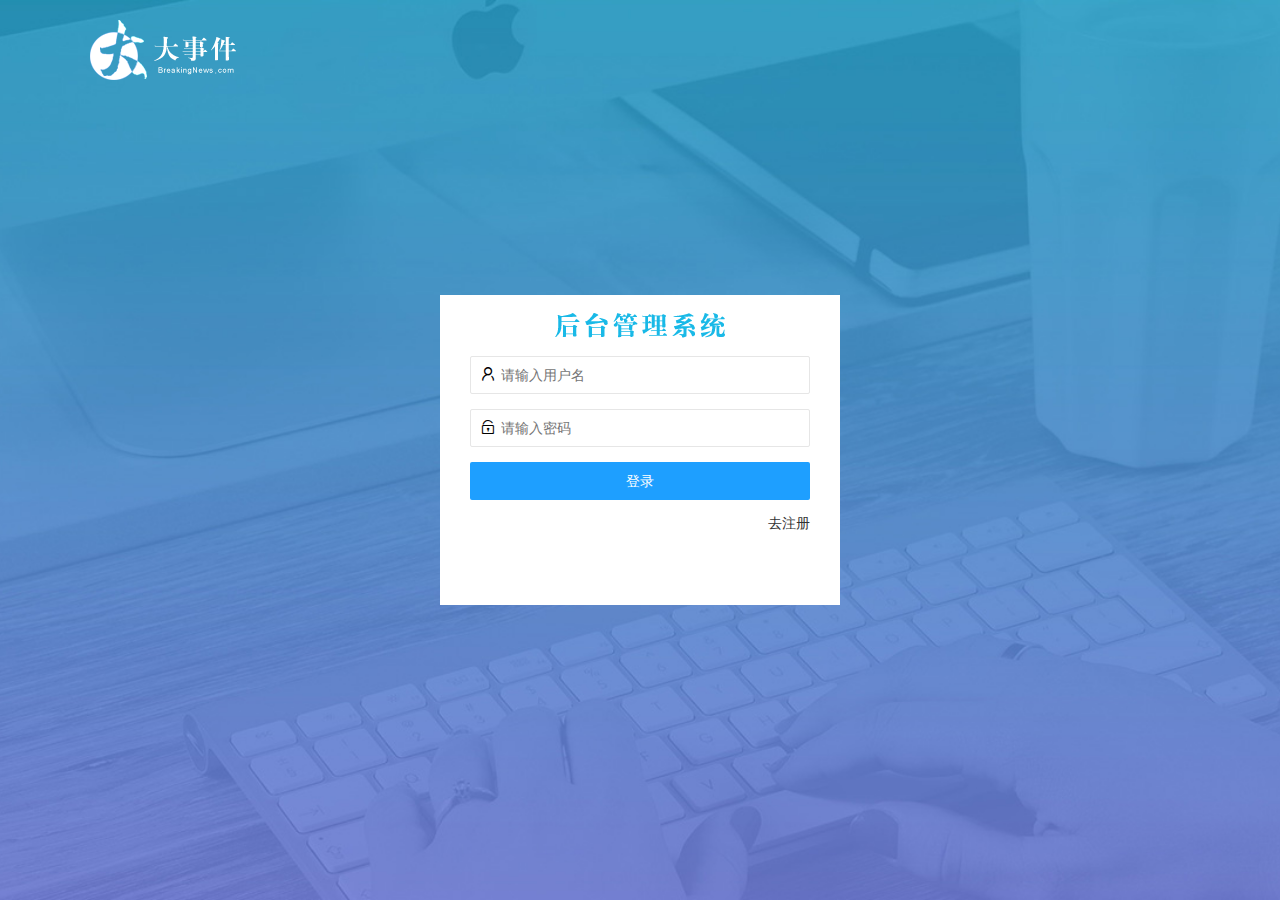
<file: home/index.html>
<!DOCTYPE html>
<html>

<head>
    <meta charset="utf-8">
    <meta name="viewport" content="width=device-width, initial-scale=1, maximum-scale=1">
    <title>75期传奇之作</title>
    <script>
        // 检验token是否存在
        let token = localStorage.getItem('token')
        if (!token) {
            //  没有token
            location.href = "login.html";

        }
    </script>
    <link rel="stylesheet" href="/assets/lib/layui/css/layui.css">
    <link rel="stylesheet" href="/assets/fonts/iconfont.css">
    <link rel="stylesheet" href="/assets/css/index.css">
</head>

<body class="layui-layout-body">
    <div class="layui-layout layui-layout-admin">
        <div class="layui-header">
            <div class="layui-logo">
                <img src="/assets/images/logo.png" alt="">
            </div>
            <!-- 头部区域（可配合layui已有的水平导航） -->
            <ul class="layui-nav layui-layout-right">
                <li class="layui-nav-item">
                    <a href="javascript:;" class="userinfo">
                        <img src="http://t.cn/RCzsdCq" class="layui-nav-img">
                        <span class="text-avatar">A</span>
                        个人中心
                    </a>
                    <dl class="layui-nav-child">
                        <dd><a href="">基本资料</a></dd>
                        <dd><a href="">更换头像</a></dd>
                        <dd><a href="">重置密码</a></dd>
                    </dl>
                </li>
                <li class="layui-nav-item"><a href="javascript:;" class="tuichu">
                        <span class="iconfont icon-tuichu"></span>退出</a></li>
            </ul>
        </div>

        <div class="layui-side layui-bg-black">
            <div class="layui-side-scroll">
                <!-- 左侧导航区域（可配合layui已有的垂直导航） -->
                <div class="userinfo">
                    <img src="http://t.cn/RCzsdCq" class="layui-nav-img">
                    <span class="text-avatar"></span>
                    <span class="welcome">欢迎</span>
                </div>



                <ul class="layui-nav layui-nav-tree" lay-shrink="all" lay-filter="test">
                    <li class="layui-nav-item layui-nav-itemed layui-this">
                        <a href="/home/dashboard.html" target="haha">
                            <span class="iconfont icon-home"></span>
                            首页</a></li>
                    <li class="layui-nav-item ">

                        <a class="" href="javascript:;">
                            <span class="iconfont icon-16"></span>文章管理</a>
                        <dl class="layui-nav-child">
                            <dd><a href="javascript:;">
                                    <i class="layui-icon layui-icon-app"></i> 文章类别</a></dd>
                            <dd><a href="javascript:;">
                                    <i class="layui-icon layui-icon-app"></i> 文章列表</a></dd>
                            <dd><a href="javascript:;">
                                    <i class="layui-icon layui-icon-app"></i> 发表文章</a></dd>
                        </dl>
                    </li>
                    <li class="layui-nav-item">
                        <a href="javascript:;">
                            <span class="iconfont icon-user"></span>个人中心</a>
                        <dl class="layui-nav-child">
                            <dd><a href="/home/user.html" target="haha">
                                    <i class="layui-icon layui-icon-app"></i> 基本资料</a></dd>
                            <dd><a href="user_avatar.html" target="haha">
                                    <i class="layui-icon layui-icon-app"></i> 更换头像</a></dd>
                            <dd><a href="user_pwd.html" target="haha">
                                    <i class="layui-icon layui-icon-app"></i> 重置密码</a></dd>
                        </dl>
                    </li>

                </ul>
            </div>
        </div>

        <div class="layui-body">
            <!-- 内容主体区域 -->
            <iframe src="./dashboard.html" frameborder="0" name="haha"></iframe>
        </div>

        <div class="layui-footer">
            <!-- 底部固定区域 -->
            © www.itheima.com - 黑马程序员
        </div>
    </div>
    <script src="/assets/lib/layui/layui.all.js"></script>
    <script src="/assets/lib/jquery.js"></script>
    <script src="/assets/js/login2.js"></script>
    <script src="/assets/js/index.js"></script>

    <script>
    </script>
</body>

</html>
</file>
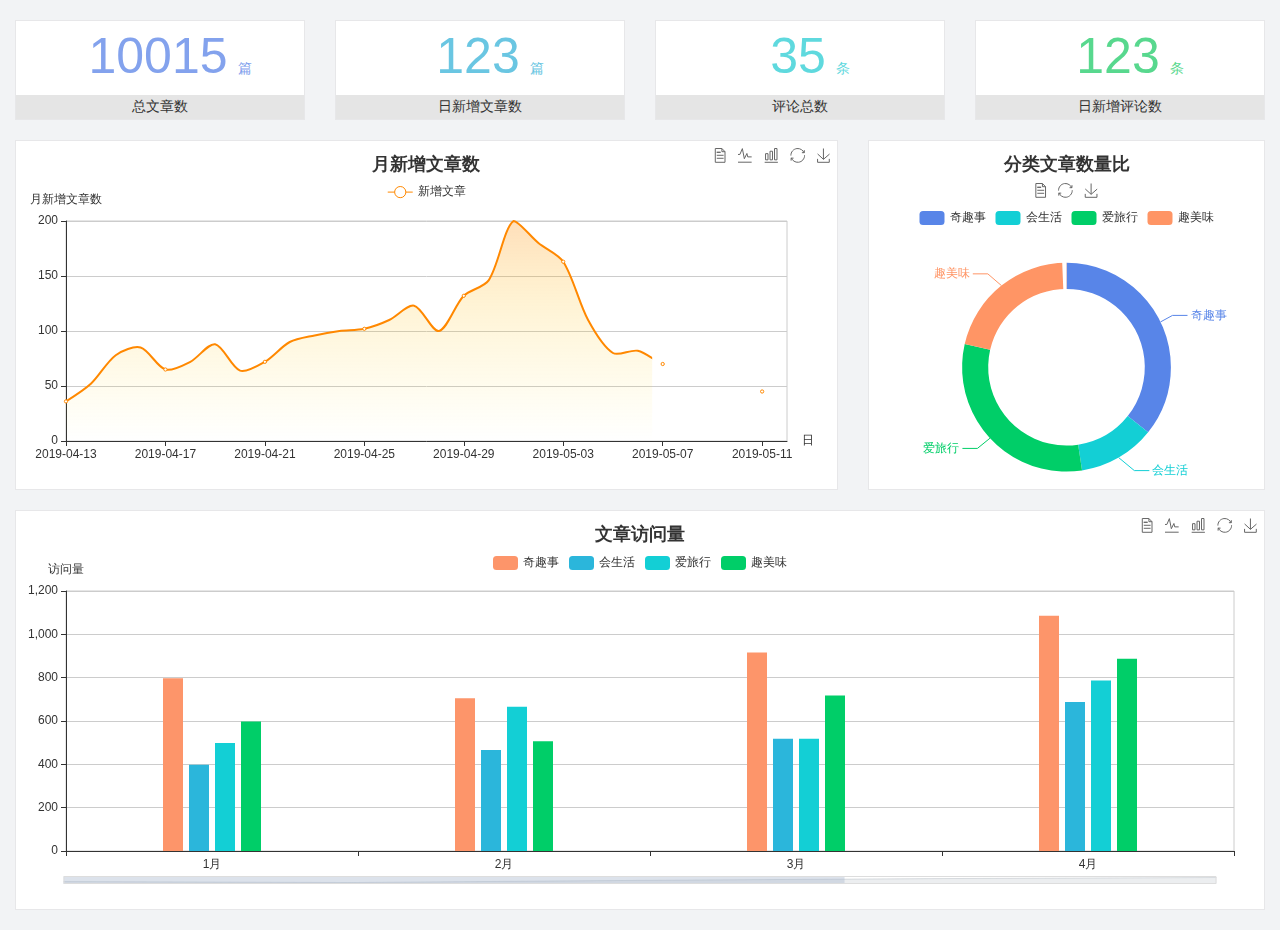
<file: home/dashboard.html>
<!DOCTYPE html>
<html lang="en">

<head>
  <meta charset="UTF-8">
  <meta name="viewport" content="width=device-width, initial-scale=1.0">
  <meta http-equiv="X-UA-Compatible" content="ie=edge">
  <title>图表统计</title>
  <link rel="stylesheet" href="../../assets/lib/bootstrap.css" />
  <link rel="stylesheet" href="../../assets/lib/main.css" />
  <script src="../../assets/lib/jquery.js"></script>
  <script type="text/javascript" src="../../assets/lib/echarts.min.js"></script>
</head>

<body>
  <div class="container-fluid">
    <div class="row spannel_list">
      <div class="col-sm-3 col-xs-6">
        <div class="spannel">
          <em>10015</em><span>篇</span>
          <b>总文章数</b>
        </div>
      </div>
      <div class="col-sm-3 col-xs-6">
        <div class="spannel scolor01">
          <em>123</em><span>篇</span>
          <b>日新增文章数</b>
        </div>
      </div>
      <div class="col-sm-3 col-xs-6">
        <div class="spannel scolor02">
          <em>35</em><span>条</span>
          <b>评论总数</b>
        </div>
      </div>
      <div class="col-sm-3 col-xs-6">
        <div class="spannel scolor03">
          <em>123</em><span>条</span>
          <b>日新增评论数</b>
        </div>
      </div>
    </div>
  </div>

  <div class="container-fluid">
    <div class="row curve-pie">
      <div class="col-lg-8 col-md-8">
        <div class="gragh_pannel" id="curve_show"></div>
      </div>
      <div class="col-lg-4 col-md-4">
        <div class="gragh_pannel" id="pie_show"></div>
      </div>
    </div>
  </div>

  <div class="container-fluid">
    <div class="column_pannel" id="column_show"></div>
  </div>

  <script>
    var oChart = echarts.init(document.getElementById('curve_show'));
    var aList_all = [
      { 'count': 36, 'date': '2019-04-13' },
      { 'count': 52, 'date': '2019-04-14' },
      { 'count': 78, 'date': '2019-04-15' },
      { 'count': 85, 'date': '2019-04-16' },
      { 'count': 65, 'date': '2019-04-17' },
      { 'count': 72, 'date': '2019-04-18' },
      { 'count': 88, 'date': '2019-04-19' },
      { 'count': 64, 'date': '2019-04-20' },
      { 'count': 72, 'date': '2019-04-21' },
      { 'count': 90, 'date': '2019-04-22' },
      { 'count': 96, 'date': '2019-04-23' },
      { 'count': 100, 'date': '2019-04-24' },
      { 'count': 102, 'date': '2019-04-25' },
      { 'count': 110, 'date': '2019-04-26' },
      { 'count': 123, 'date': '2019-04-27' },
      { 'count': 100, 'date': '2019-04-28' },
      { 'count': 132, 'date': '2019-04-29' },
      { 'count': 146, 'date': '2019-04-30' },
      { 'count': 200, 'date': '2019-05-01' },
      { 'count': 180, 'date': '2019-05-02' },
      { 'count': 163, 'date': '2019-05-03' },
      { 'count': 110, 'date': '2019-05-04' },
      { 'count': 80, 'date': '2019-05-05' },
      { 'count': 82, 'date': '2019-05-06' },
      { 'count': 70, 'date': '2019-05-07' },
      { 'count': 65, 'date': '2019-05-08' },
      { 'count': 54, 'date': '2019-05-09' },
      { 'count': 40, 'date': '2019-05-10' },
      { 'count': 45, 'date': '2019-05-11' },
      { 'count': 38, 'date': '2019-05-12' },
    ];

    let aCount = [];
    let aDate = [];

    for (var i = 0; i < aList_all.length; i++) {
      aCount.push(aList_all[i].count);
      aDate.push(aList_all[i].date);
    }

    var chartopt = {
      title: {
        text: '月新增文章数',
        left: 'center',
        top: '10'
      },
      tooltip: {
        trigger: 'axis'
      },
      legend: {
        data: ['新增文章'],
        top: '40'
      },
      toolbox: {
        show: true,
        feature: {
          mark: { show: true },
          dataView: { show: true, readOnly: false },
          magicType: { show: true, type: ['line', 'bar'] },
          restore: { show: true },
          saveAsImage: { show: true }
        }
      },
      calculable: true,
      xAxis: [
        {
          name: '日',
          type: 'category',
          boundaryGap: false,
          data: aDate
        }
      ],
      yAxis: [
        {
          name: '月新增文章数',
          type: 'value'
        }
      ],
      series: [
        {
          name: '新增文章',
          type: 'line',
          smooth: true,
          itemStyle: { normal: { areaStyle: { type: 'default' }, color: '#f80' }, lineStyle: { color: '#f80' } },
          data: aCount
        }],
      areaStyle: {
        normal: {
          color: new echarts.graphic.LinearGradient(0, 0, 0, 1, [{
            offset: 0,
            color: 'rgba(255,136,0,0.39)'
          }, {
            offset: .34,
            color: 'rgba(255,180,0,0.25)'
          }, {
            offset: 1,
            color: 'rgba(255,222,0,0.00)'
          }])

        }
      },
      grid: {
        show: true,
        x: 50,
        x2: 50,
        y: 80,
        height: 220
      }
    };

    oChart.setOption(chartopt);


    var oPie = echarts.init(document.getElementById('pie_show'));
    var oPieopt =
    {
      title: {
        top: 10,
        text: '分类文章数量比',
        x: 'center'
      },
      tooltip: {
        trigger: 'item',
        formatter: "{a} <br/>{b} : {c} ({d}%)"
      },
      color: ['#5885e8', '#13cfd5', '#00ce68', '#ff9565'],
      legend: {
        x: 'center',
        top: 65,
        data: ['奇趣事', '会生活', '爱旅行', '趣美味']
      },
      toolbox: {
        show: true,
        x: 'center',
        top: 35,
        feature: {
          mark: { show: true },
          dataView: { show: true, readOnly: false },
          magicType: {
            show: true,
            type: ['pie', 'funnel'],
            option: {
              funnel: {
                x: '25%',
                width: '50%',
                funnelAlign: 'left',
                max: 1548
              }
            }
          },
          restore: { show: true },
          saveAsImage: { show: true }
        }
      },
      calculable: true,
      series: [
        {
          name: '访问来源',
          type: 'pie',
          radius: ['45%', '60%'],
          center: ['50%', '65%'],
          data: [
            { value: 300, name: '奇趣事' },
            { value: 100, name: '会生活' },
            { value: 260, name: '爱旅行' },
            { value: 180, name: '趣美味' }
          ]
        }
      ]
    };
    oPie.setOption(oPieopt);



    var oColumn = this.echarts.init(document.getElementById('column_show'));
    var oColumnopt =
    {
      title: {
        text: '文章访问量',
        left: 'center',
        top: '10'
      },
      tooltip: {
        trigger: 'axis'
      },
      legend: {
        data: ['奇趣事', '会生活', '爱旅行', '趣美味'],
        top: '40'
      },
      toolbox: {
        show: true,
        feature: {
          mark: { show: true },
          dataView: { show: true, readOnly: false },
          magicType: { show: true, type: ['line', 'bar'] },
          restore: { show: true },
          saveAsImage: { show: true }
        }
      },
      calculable: true,
      xAxis: [
        {
          type: 'category',
          data: ['1月', '2月', '3月', '4月', '5月']
        }
      ],
      yAxis: [
        {
          name: '访问量',
          type: 'value'
        }
      ],
      series: [
        {
          name: '奇趣事',
          type: 'bar',
          barWidth: 20,
          itemStyle: {
            normal: { areaStyle: { type: 'default' }, color: '#fd956a' }
          },
          data: [800, 708, 920, 1090, 1200]
        },
        {
          name: '会生活',
          type: 'bar',
          barWidth: 20,
          itemStyle: {
            normal: { areaStyle: { type: 'default' }, color: '#2bb6db' }
          },
          data: [400, 468, 520, 690, 800]
        },
        {
          name: '爱旅行',
          type: 'bar',
          barWidth: 20,
          itemStyle: {
            normal: { areaStyle: { type: 'default' }, color: '#13cfd5' }
          },
          data: [500, 668, 520, 790, 900]
        },
        {
          name: '趣美味',
          type: 'bar',
          barWidth: 20,
          itemStyle: {
            normal: { areaStyle: { type: 'default' }, color: '#00ce68' }
          },
          data: [600, 508, 720, 890, 1000]
        }
      ],
      grid: {
        show: true,
        x: 50,
        x2: 30,
        y: 80,
        height: 260
      },
      dataZoom: [//给x轴设置滚动条
        {
          start: 0,//默认为0
          end: 100 - 1000 / 31,//默认为100
          type: 'slider',
          show: true,
          xAxisIndex: [0],
          handleSize: 0,//滑动条的 左右2个滑动条的大小
          height: 8,//组件高度
          left: 45, //左边的距离
          right: 50,//右边的距离
          bottom: 26,//右边的距离
          handleColor: '#ddd',//h滑动图标的颜色
          handleStyle: {
            borderColor: "#cacaca",
            borderWidth: "1",
            shadowBlur: 2,
            background: "#ddd",
            shadowColor: "#ddd",
          }
        }]
    };
    oColumn.setOption(oColumnopt);
  </script>
</body>

</html>
</file>
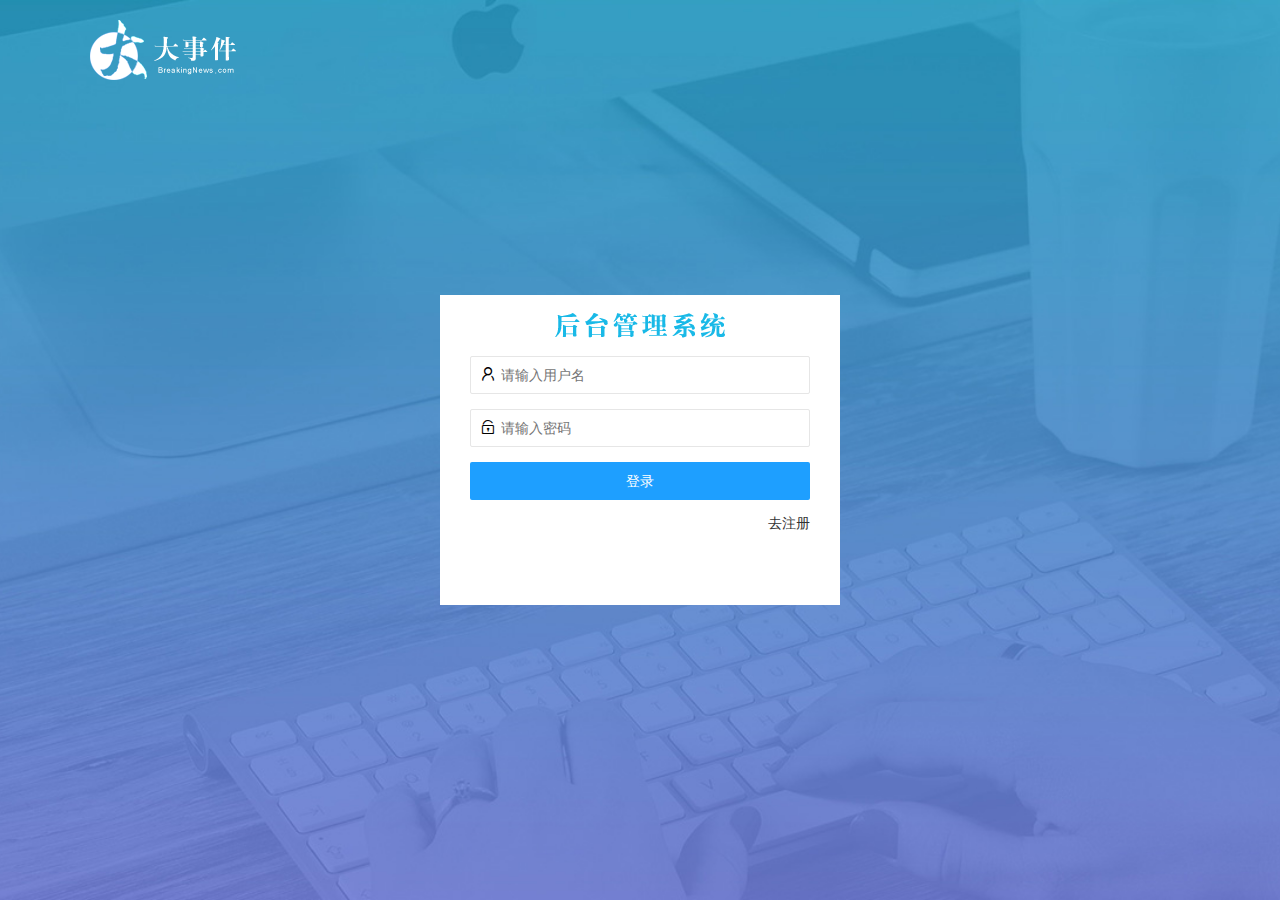
<file: home/login.html>
<!DOCTYPE html>
<html lang="en">

<head>
    <meta charset="UTF-8">
    <meta name="viewport" content="width=device-width, initial-scale=1.0">
    <title>Document</title>
    <link rel="stylesheet" href="/assets/lib/layui/css/layui.css">
    <link rel="stylesheet" href="/assets/css/login.css">
</head>

<body>
    <div class="logo layui-main">
        <img src="/assets/images/logo.png" alt="">
    </div>

    <div class="loginbox">
        <div class="logintitle">
            <img src="/assets/images/login_title.png" alt="">
        </div>
        <div class="loginletf">
            <form class="layui-form" id="loginleft">
                <div class="layui-form-item">
                    <i class="layui-icon layui-icon-username"></i>
                    <input type="text" name="username" required lay-verify="required" placeholder="请输入用户名"
                        autocomplete="off" class="layui-input">
                </div>
                <div class="layui-form-item">
                    <i class="layui-icon layui-icon-password
                    "></i>
                    <input type="password" name="password" required lay-verify="required|pass" placeholder="请输入密码"
                        autocomplete="off" class="layui-input">
                </div>
                <div class="layui-form-item">
                    <button class="layui-btn layui-btn layui-btn-normal layui-btn-fluid" lay-submit
                        lay-filter="formDemo">登录</button>
                </div>
                <a href="javascript:;" class="loginn">去注册</a>
            </form>
        </div>



        <div class="loginright ">
            <form class="layui-form" id="loginright">
                <div class="layui-form-item">
                    <i class="layui-icon layui-icon-username"></i>
                    <input type="text" name="username" required lay-verify="required" placeholder="请输入用户名"
                        autocomplete="off" class="layui-input">
                </div>
                <div class="layui-form-item">
                    <i class="layui-icon layui-icon-password
                    "></i>
                    <input type="password" name="password" lay-verify="required|pass" placeholder="请输入密码"
                        autocomplete="off" class="layui-input">
                </div>
                <div class="layui-form-item">
                    <i class="layui-icon layui-icon-password
                    "></i>
                    <input type="password" name="repassword" lay-verify="required|pass|repass" placeholder="请输入密码"
                        autocomplete="off" class="layui-input">
                </div>
                <div class="layui-form-item">
                    <button class="layui-btn layui-btn layui-btn-normal layui-btn-fluid" lay-submit
                        lay-filter="formDemo">注册</button>
                </div>
                <a href="javascript:;" class="loginn">去登录</a>
            </form>

        </div>

    </div>



    <script src="/assets/lib/jquery.js"></script>
    <script src="/assets/lib/layui/layui.all.js"></script>
    <script src="/assets/js/login2.js"></script>
    <script src="/assets/js/login.js"></script>
</body>

</html>
</file>
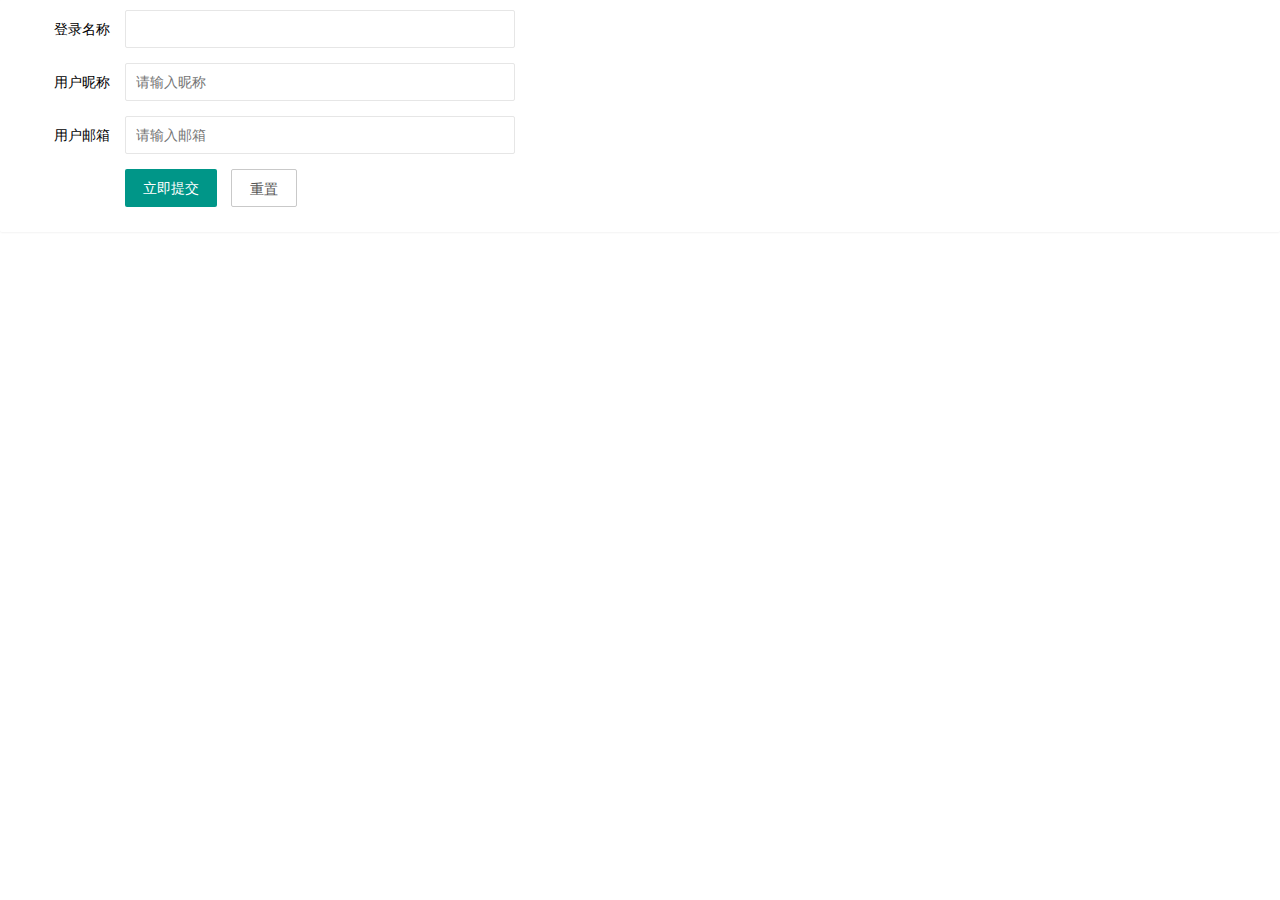
<file: home/user.html>
<!DOCTYPE html>
<html lang="en">

<head>
    <meta charset="UTF-8">
    <meta name="viewport" content="width=device-width, initial-scale=1.0">
    <title>Document</title>
    <link rel="stylesheet" href="/assets/css/user.css">
    <link rel="stylesheet" href="/assets/lib/layui/css/layui.css">
</head>

<body>
    <div class="layui-card">
        <div class="layui-card-body">
            <form class="layui-form" lay-filter="userForm" id="userForm">
                <div class="layui-form-item layui-hide">
                    <label class="layui-form-label">id</label>
                    <div class="layui-input-block">
                        <input type="text" name="id" readonly required lay-verify="required" autocomplete="off"
                            class="layui-input">
                    </div>
                </div>
                <div class="layui-form-item">
                    <label class="layui-form-label">登录名称</label>
                    <div class="layui-input-block">
                        <input type="text" name="username" readonly required lay-verify="required" autocomplete="off"
                            class="layui-input">
                    </div>
                </div>
                <div class="layui-form-item">
                    <label class="layui-form-label">用户昵称</label>
                    <div class="layui-input-block">
                        <input type="text" name="nickname" required lay-verify="required|pass" placeholder="请输入昵称"
                            autocomplete="off" class="layui-input">
                    </div>
                </div>
                <div class="layui-form-item">
                    <label class="layui-form-label ">用户邮箱</label>
                    <div class="layui-input-block">
                        <input type="text" name="email" required lay-verify='required|email' placeholder="请输入邮箱"
                            autocomplete="off" class="layui-input">
                    </div>
                </div>
                <div class="layui-form-item">
                    <div class="layui-input-block">
                        <button class="layui-btn" lay-submit lay-filter="formDemo">立即提交</button>
                        <button type="reset" class="layui-btn layui-btn-primary">重置</button>
                    </div>
                </div>
            </form>
        </div>
    </div>



    <script src="/assets/lib/jquery.js"></script>
    <script src="/assets/lib/layui/layui.all.js"></script>
    <script src="/assets/js/login2.js"></script>
    <script src="/assets/js/user.js"></script>
</body>

</html>
</file>
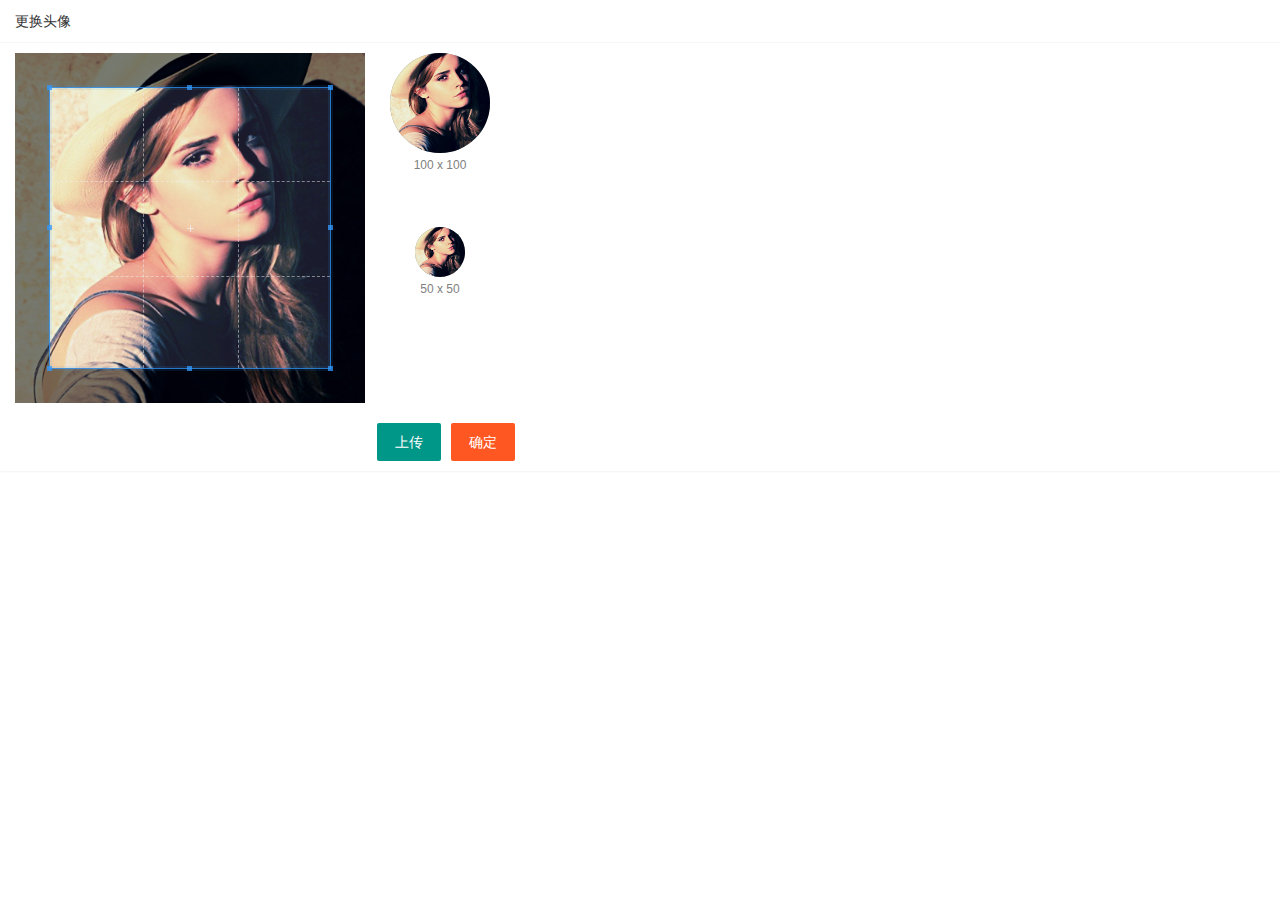
<file: home/user_avatar.html>
<!DOCTYPE html>
<html lang="en">

<head>
    <meta charset="UTF-8">
    <meta name="viewport" content="width=device-width, initial-scale=1.0">
    <title>Document</title>
    <link rel="stylesheet" href="/assets/lib/cropper/cropper.css">
    <link rel="stylesheet" href="/assets/lib/layui/css/layui.css">
    <link rel="stylesheet" href="/assets/css/user_avatar.css">
</head>

<body>
    <div class="layui-card">
        <div class="layui-card-header">更换头像</div>
        <div class="layui-card-body">
            <!-- 第一行的图片裁剪和预览区域 -->
            <div class="row1">
                <!-- 图片裁剪区域 -->
                <div class="cropper-box">
                    <!-- 这个 img 标签很重要，将来会把它初始化为裁剪区域 -->
                    <img id="image" src="/assets/images/sample.jpg" />
                </div>
                <!-- 图片的预览区域 -->
                <div class="preview-box">
                    <div>
                        <!-- 宽高为 100px 的预览区域 -->
                        <div class="img-preview w100"></div>
                        <p class="size">100 x 100</p>
                    </div>
                    <div>
                        <!-- 宽高为 50px 的预览区域 -->
                        <div class="img-preview w50"></div>
                        <p class="size">50 x 50</p>
                    </div>
                </div>
            </div>

            <!-- 第二行的按钮区域 -->
            <div class="row2">
                <input type="file" accept="img/*" id="file" class="layui-hide">
                <button type="button" class="layui-btn" id="upload">上传</button>
                <button type="button" class="layui-btn layui-btn-danger" id="sureBtn">确定</button>
            </div>
        </div>
    </div>
    <script src="/assets/lib/layui/layui.all.js"></script>
    <script src="/assets/lib/jquery.js"></script>
    <script src="/assets/lib/cropper/Cropper.js"></script>
    <script src="/assets/lib/cropper/jquery-cropper.js"></script>
    <script src="/assets/js/login2.js"></script>
    <script src="/assets/js/user_avatar.js"></script>
</body>

</html>
</file>
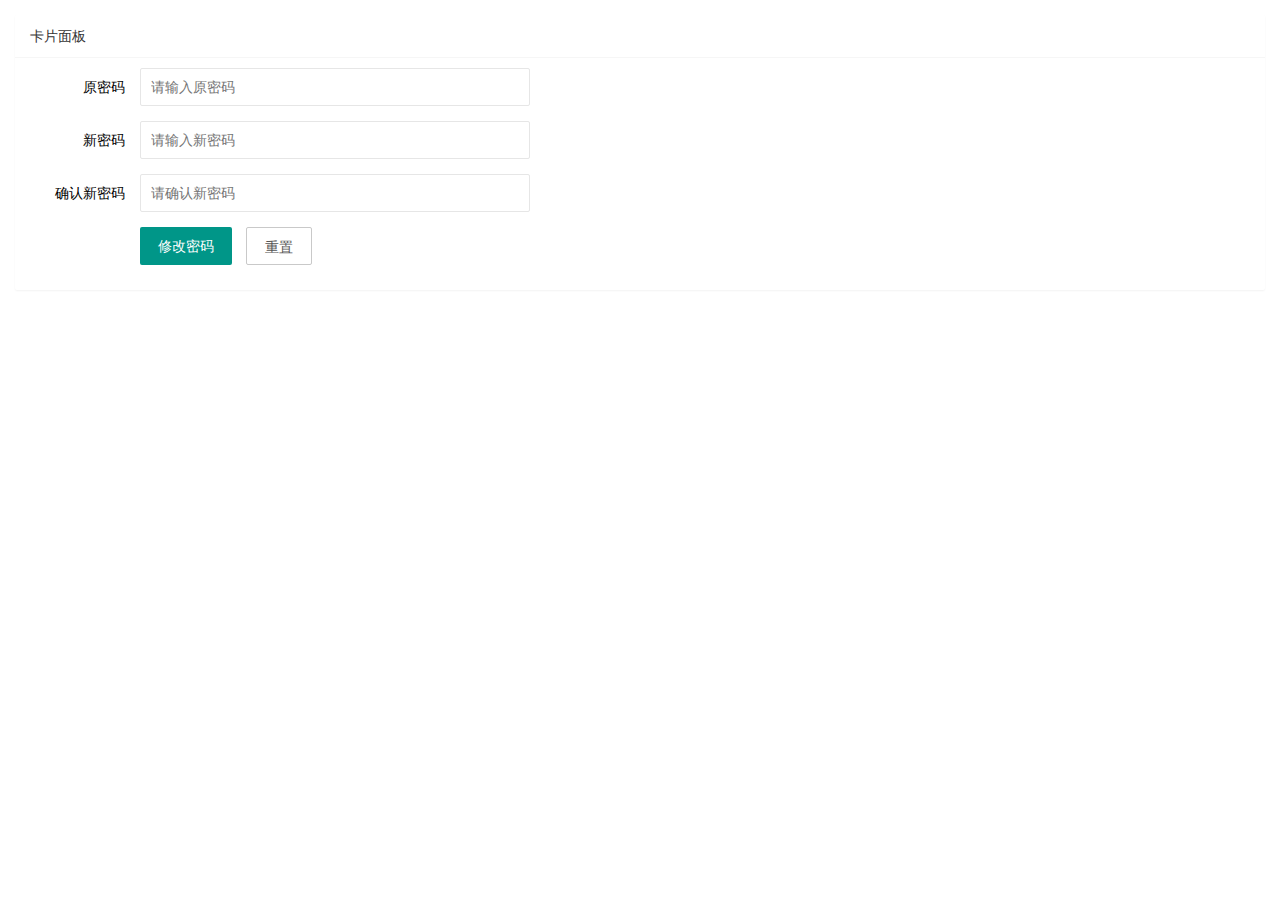
<file: home/user_pwd.html>
<!DOCTYPE html>
<html lang="en">

<head>
    <meta charset="UTF-8">
    <meta name="viewport" content="width=device-width, initial-scale=1.0">
    <title>Document</title>
    <link rel="stylesheet" href="/assets/lib/layui/css/layui.css">
    <link rel="stylesheet" href="/assets/css/user_pwd.css">
</head>

<body>
    <div class="layui-card">
        <div class="layui-card-header">卡片面板</div>
        <div class="layui-card-body">
            <form class="layui-form" id="userpwd">
                <div class="layui-form-item">
                    <label class="layui-form-label">原密码</label>
                    <div class="layui-input-block">
                        <input type="password" name="oldPwd" required lay-verify="required|pass" placeholder="请输入原密码"
                            autocomplete="off" class="layui-input">
                    </div>
                </div>
                <div class="layui-form-item">
                    <label class="layui-form-label">新密码</label>
                    <div class="layui-input-block">
                        <input type="password" name="newPwd" required lay-verify="required|pass|newPwd"
                            placeholder="请输入新密码" autocomplete="off" class="layui-input">
                    </div>
                </div>
                <div class="layui-form-item">
                    <label class="layui-form-label">确认新密码</label>
                    <div class="layui-input-block">
                        <input type="password" name="rePwd" required lay-verify="required|pass|rePwd"
                            placeholder="请确认新密码" autocomplete="off" class="layui-input">
                    </div>
                </div>
                <div class="layui-form-item">
                    <div class="layui-input-block">
                        <button class="layui-btn" lay-submit lay-filter="formDemo">修改密码</button>
                        <button type="reset" class="layui-btn layui-btn-primary">重置</button>
                    </div>
                </div>
            </form>
        </div>
    </div>




    <script src="/assets/lib/jquery.js"></script>
    <script src="/assets/lib/layui/layui.all.js"></script>
    <script src="/assets/js/login2.js"></script>
    <script src="/assets/js/user_pwd.js"></script>

</body>

</html>
</file>
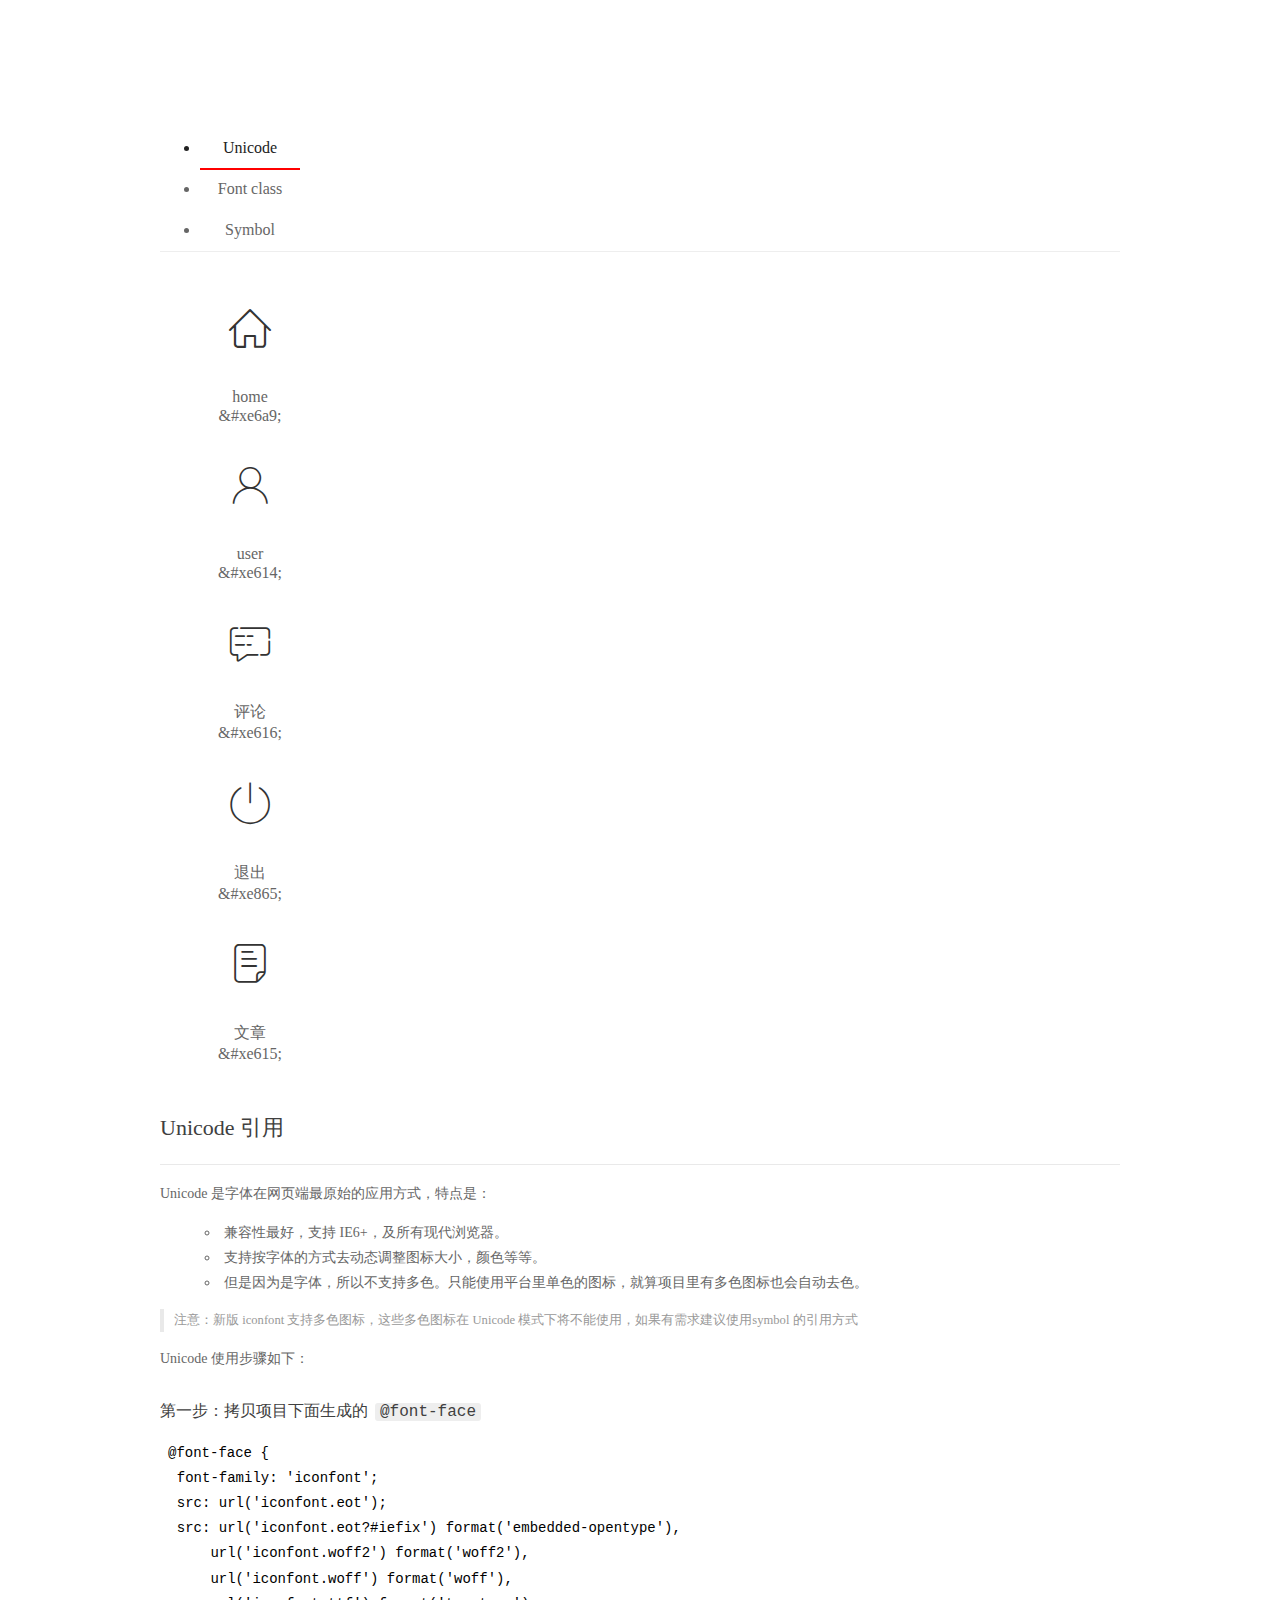
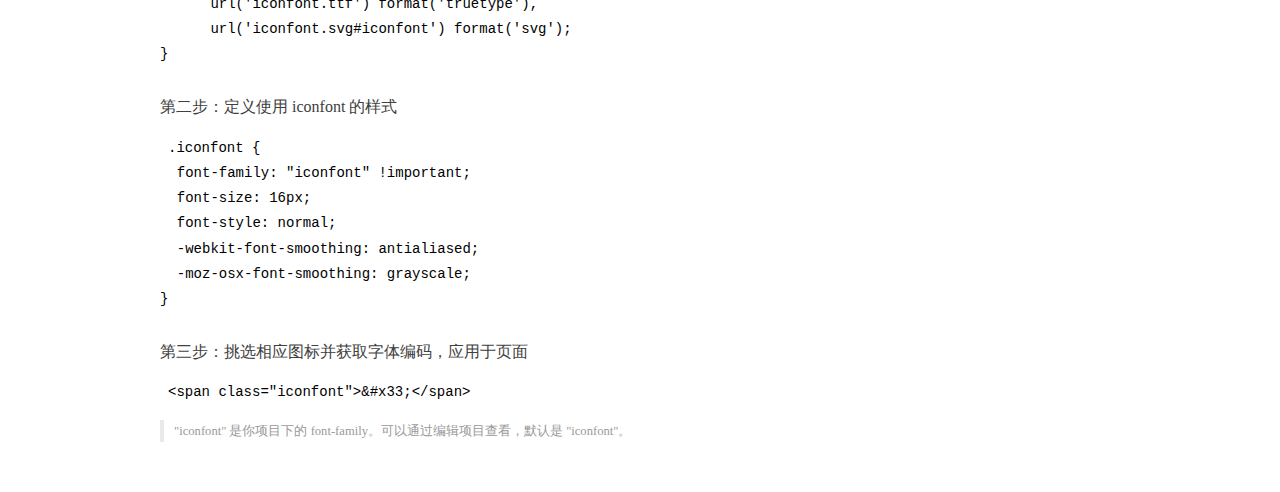
<file: assets/fonts/demo_index.html>
<!DOCTYPE html>
<html>
<head>
  <meta charset="utf-8"/>
  <title>IconFont Demo</title>
  <link rel="shortcut icon" href="https://gtms04.alicdn.com/tps/i4/TB1_oz6GVXXXXaFXpXXJDFnIXXX-64-64.ico" type="image/x-icon"/>
  <link rel="stylesheet" href="https://g.alicdn.com/thx/cube/1.3.2/cube.min.css">
  <link rel="stylesheet" href="demo.css">
  <link rel="stylesheet" href="iconfont.css">
  <script src="iconfont.js"></script>
  <!-- jQuery -->
  <script src="https://a1.alicdn.com/oss/uploads/2018/12/26/7bfddb60-08e8-11e9-9b04-53e73bb6408b.js"></script>
  <!-- 代码高亮 -->
  <script src="https://a1.alicdn.com/oss/uploads/2018/12/26/a3f714d0-08e6-11e9-8a15-ebf944d7534c.js"></script>
</head>
<body>
  <div class="main">
    <h1 class="logo"><a href="https://www.iconfont.cn/" title="iconfont 首页" target="_blank">&#xe86b;</a></h1>
    <div class="nav-tabs">
      <ul id="tabs" class="dib-box">
        <li class="dib active"><span>Unicode</span></li>
        <li class="dib"><span>Font class</span></li>
        <li class="dib"><span>Symbol</span></li>
      </ul>
      
    </div>
    <div class="tab-container">
      <div class="content unicode" style="display: block;">
          <ul class="icon_lists dib-box">
          
            <li class="dib">
              <span class="icon iconfont">&#xe6a9;</span>
                <div class="name">home</div>
                <div class="code-name">&amp;#xe6a9;</div>
              </li>
          
            <li class="dib">
              <span class="icon iconfont">&#xe614;</span>
                <div class="name">user</div>
                <div class="code-name">&amp;#xe614;</div>
              </li>
          
            <li class="dib">
              <span class="icon iconfont">&#xe616;</span>
                <div class="name">评论</div>
                <div class="code-name">&amp;#xe616;</div>
              </li>
          
            <li class="dib">
              <span class="icon iconfont">&#xe865;</span>
                <div class="name">退出</div>
                <div class="code-name">&amp;#xe865;</div>
              </li>
          
            <li class="dib">
              <span class="icon iconfont">&#xe615;</span>
                <div class="name">文章</div>
                <div class="code-name">&amp;#xe615;</div>
              </li>
          
          </ul>
          <div class="article markdown">
          <h2 id="unicode-">Unicode 引用</h2>
          <hr>

          <p>Unicode 是字体在网页端最原始的应用方式，特点是：</p>
          <ul>
            <li>兼容性最好，支持 IE6+，及所有现代浏览器。</li>
            <li>支持按字体的方式去动态调整图标大小，颜色等等。</li>
            <li>但是因为是字体，所以不支持多色。只能使用平台里单色的图标，就算项目里有多色图标也会自动去色。</li>
          </ul>
          <blockquote>
            <p>注意：新版 iconfont 支持多色图标，这些多色图标在 Unicode 模式下将不能使用，如果有需求建议使用symbol 的引用方式</p>
          </blockquote>
          <p>Unicode 使用步骤如下：</p>
          <h3 id="-font-face">第一步：拷贝项目下面生成的 <code>@font-face</code></h3>
<pre><code class="language-css"
>@font-face {
  font-family: 'iconfont';
  src: url('iconfont.eot');
  src: url('iconfont.eot?#iefix') format('embedded-opentype'),
      url('iconfont.woff2') format('woff2'),
      url('iconfont.woff') format('woff'),
      url('iconfont.ttf') format('truetype'),
      url('iconfont.svg#iconfont') format('svg');
}
</code></pre>
          <h3 id="-iconfont-">第二步：定义使用 iconfont 的样式</h3>
<pre><code class="language-css"
>.iconfont {
  font-family: "iconfont" !important;
  font-size: 16px;
  font-style: normal;
  -webkit-font-smoothing: antialiased;
  -moz-osx-font-smoothing: grayscale;
}
</code></pre>
          <h3 id="-">第三步：挑选相应图标并获取字体编码，应用于页面</h3>
<pre>
<code class="language-html"
>&lt;span class="iconfont"&gt;&amp;#x33;&lt;/span&gt;
</code></pre>
          <blockquote>
            <p>"iconfont" 是你项目下的 font-family。可以通过编辑项目查看，默认是 "iconfont"。</p>
          </blockquote>
          </div>
      </div>
      <div class="content font-class">
        <ul class="icon_lists dib-box">
          
          <li class="dib">
            <span class="icon iconfont icon-home"></span>
            <div class="name">
              home
            </div>
            <div class="code-name">.icon-home
            </div>
          </li>
          
          <li class="dib">
            <span class="icon iconfont icon-user"></span>
            <div class="name">
              user
            </div>
            <div class="code-name">.icon-user
            </div>
          </li>
          
          <li class="dib">
            <span class="icon iconfont icon-pinglun"></span>
            <div class="name">
              评论
            </div>
            <div class="code-name">.icon-pinglun
            </div>
          </li>
          
          <li class="dib">
            <span class="icon iconfont icon-tuichu"></span>
            <div class="name">
              退出
            </div>
            <div class="code-name">.icon-tuichu
            </div>
          </li>
          
          <li class="dib">
            <span class="icon iconfont icon-16"></span>
            <div class="name">
              文章
            </div>
            <div class="code-name">.icon-16
            </div>
          </li>
          
        </ul>
        <div class="article markdown">
        <h2 id="font-class-">font-class 引用</h2>
        <hr>

        <p>font-class 是 Unicode 使用方式的一种变种，主要是解决 Unicode 书写不直观，语意不明确的问题。</p>
        <p>与 Unicode 使用方式相比，具有如下特点：</p>
        <ul>
          <li>兼容性良好，支持 IE8+，及所有现代浏览器。</li>
          <li>相比于 Unicode 语意明确，书写更直观。可以很容易分辨这个 icon 是什么。</li>
          <li>因为使用 class 来定义图标，所以当要替换图标时，只需要修改 class 里面的 Unicode 引用。</li>
          <li>不过因为本质上还是使用的字体，所以多色图标还是不支持的。</li>
        </ul>
        <p>使用步骤如下：</p>
        <h3 id="-fontclass-">第一步：引入项目下面生成的 fontclass 代码：</h3>
<pre><code class="language-html">&lt;link rel="stylesheet" href="./iconfont.css"&gt;
</code></pre>
        <h3 id="-">第二步：挑选相应图标并获取类名，应用于页面：</h3>
<pre><code class="language-html">&lt;span class="iconfont icon-xxx"&gt;&lt;/span&gt;
</code></pre>
        <blockquote>
          <p>"
            iconfont" 是你项目下的 font-family。可以通过编辑项目查看，默认是 "iconfont"。</p>
        </blockquote>
      </div>
      </div>
      <div class="content symbol">
          <ul class="icon_lists dib-box">
          
            <li class="dib">
                <svg class="icon svg-icon" aria-hidden="true">
                  <use xlink:href="#icon-home"></use>
                </svg>
                <div class="name">home</div>
                <div class="code-name">#icon-home</div>
            </li>
          
            <li class="dib">
                <svg class="icon svg-icon" aria-hidden="true">
                  <use xlink:href="#icon-user"></use>
                </svg>
                <div class="name">user</div>
                <div class="code-name">#icon-user</div>
            </li>
          
            <li class="dib">
                <svg class="icon svg-icon" aria-hidden="true">
                  <use xlink:href="#icon-pinglun"></use>
                </svg>
                <div class="name">评论</div>
                <div class="code-name">#icon-pinglun</div>
            </li>
          
            <li class="dib">
                <svg class="icon svg-icon" aria-hidden="true">
                  <use xlink:href="#icon-tuichu"></use>
                </svg>
                <div class="name">退出</div>
                <div class="code-name">#icon-tuichu</div>
            </li>
          
            <li class="dib">
                <svg class="icon svg-icon" aria-hidden="true">
                  <use xlink:href="#icon-16"></use>
                </svg>
                <div class="name">文章</div>
                <div class="code-name">#icon-16</div>
            </li>
          
          </ul>
          <div class="article markdown">
          <h2 id="symbol-">Symbol 引用</h2>
          <hr>

          <p>这是一种全新的使用方式，应该说这才是未来的主流，也是平台目前推荐的用法。相关介绍可以参考这篇<a href="">文章</a>
            这种用法其实是做了一个 SVG 的集合，与另外两种相比具有如下特点：</p>
          <ul>
            <li>支持多色图标了，不再受单色限制。</li>
            <li>通过一些技巧，支持像字体那样，通过 <code>font-size</code>, <code>color</code> 来调整样式。</li>
            <li>兼容性较差，支持 IE9+，及现代浏览器。</li>
            <li>浏览器渲染 SVG 的性能一般，还不如 png。</li>
          </ul>
          <p>使用步骤如下：</p>
          <h3 id="-symbol-">第一步：引入项目下面生成的 symbol 代码：</h3>
<pre><code class="language-html">&lt;script src="./iconfont.js"&gt;&lt;/script&gt;
</code></pre>
          <h3 id="-css-">第二步：加入通用 CSS 代码（引入一次就行）：</h3>
<pre><code class="language-html">&lt;style&gt;
.icon {
  width: 1em;
  height: 1em;
  vertical-align: -0.15em;
  fill: currentColor;
  overflow: hidden;
}
&lt;/style&gt;
</code></pre>
          <h3 id="-">第三步：挑选相应图标并获取类名，应用于页面：</h3>
<pre><code class="language-html">&lt;svg class="icon" aria-hidden="true"&gt;
  &lt;use xlink:href="#icon-xxx"&gt;&lt;/use&gt;
&lt;/svg&gt;
</code></pre>
          </div>
      </div>

    </div>
  </div>
  <script>
  $(document).ready(function () {
      $('.tab-container .content:first').show()

      $('#tabs li').click(function (e) {
        var tabContent = $('.tab-container .content')
        var index = $(this).index()

        if ($(this).hasClass('active')) {
          return
        } else {
          $('#tabs li').removeClass('active')
          $(this).addClass('active')

          tabContent.hide().eq(index).fadeIn()
        }
      })
    })
  </script>
</body>
</html>
</file>
<file: assets/lib/layui/css/layui.css>
/** layui-v2.5.6 MIT License By https://www.layui.com */
 .layui-inline,img{display:inline-block;vertical-align:middle}h1,h2,h3,h4,h5,h6{font-weight:400}.layui-edge,.layui-header,.layui-inline,.layui-main{position:relative}.layui-body,.layui-edge,.layui-elip{overflow:hidden}.layui-btn,.layui-edge,.layui-inline,img{vertical-align:middle}.layui-btn,.layui-disabled,.layui-icon,.layui-unselect{-moz-user-select:none;-webkit-user-select:none;-ms-user-select:none}.layui-elip,.layui-form-checkbox span,.layui-form-pane .layui-form-label{text-overflow:ellipsis;white-space:nowrap}.layui-breadcrumb,.layui-tree-btnGroup{visibility:hidden}blockquote,body,button,dd,div,dl,dt,form,h1,h2,h3,h4,h5,h6,input,li,ol,p,pre,td,textarea,th,ul{margin:0;padding:0;-webkit-tap-highlight-color:rgba(0,0,0,0)}a:active,a:hover{outline:0}img{border:none}li{list-style:none}table{border-collapse:collapse;border-spacing:0}h4,h5,h6{font-size:100%}button,input,optgroup,option,select,textarea{font-family:inherit;font-size:inherit;font-style:inherit;font-weight:inherit;outline:0}pre{white-space:pre-wrap;white-space:-moz-pre-wrap;white-space:-pre-wrap;white-space:-o-pre-wrap;word-wrap:break-word}body{line-height:24px;font:14px Helvetica Neue,Helvetica,PingFang SC,Tahoma,Arial,sans-serif}hr{height:1px;margin:10px 0;border:0;clear:both}a{color:#333;text-decoration:none}a:hover{color:#777}a cite{font-style:normal;*cursor:pointer}.layui-border-box,.layui-border-box *{box-sizing:border-box}.layui-box,.layui-box *{box-sizing:content-box}.layui-clear{clear:both;*zoom:1}.layui-clear:after{content:'\20';clear:both;*zoom:1;display:block;height:0}.layui-inline{*display:inline;*zoom:1}.layui-edge{display:inline-block;width:0;height:0;border-width:6px;border-style:dashed;border-color:transparent}.layui-edge-top{top:-4px;border-bottom-color:#999;border-bottom-style:solid}.layui-edge-right{border-left-color:#999;border-left-style:solid}.layui-edge-bottom{top:2px;border-top-color:#999;border-top-style:solid}.layui-edge-left{border-right-color:#999;border-right-style:solid}.layui-disabled,.layui-disabled:hover{color:#d2d2d2!important;cursor:not-allowed!important}.layui-circle{border-radius:100%}.layui-show{display:block!important}.layui-hide{display:none!important}@font-face{font-family:layui-icon;src:url(../font/iconfont.eot?v=256);src:url(../font/iconfont.eot?v=256#iefix) format('embedded-opentype'),url(../font/iconfont.woff2?v=256) format('woff2'),url(../font/iconfont.woff?v=256) format('woff'),url(../font/iconfont.ttf?v=256) format('truetype'),url(../font/iconfont.svg?v=256#layui-icon) format('svg')}.layui-icon{font-family:layui-icon!important;font-size:16px;font-style:normal;-webkit-font-smoothing:antialiased;-moz-osx-font-smoothing:grayscale}.layui-icon-reply-fill:before{content:"\e611"}.layui-icon-set-fill:before{content:"\e614"}.layui-icon-menu-fill:before{content:"\e60f"}.layui-icon-search:before{content:"\e615"}.layui-icon-share:before{content:"\e641"}.layui-icon-set-sm:before{content:"\e620"}.layui-icon-engine:before{content:"\e628"}.layui-icon-close:before{content:"\1006"}.layui-icon-close-fill:before{content:"\1007"}.layui-icon-chart-screen:before{content:"\e629"}.layui-icon-star:before{content:"\e600"}.layui-icon-circle-dot:before{content:"\e617"}.layui-icon-chat:before{content:"\e606"}.layui-icon-release:before{content:"\e609"}.layui-icon-list:before{content:"\e60a"}.layui-icon-chart:before{content:"\e62c"}.layui-icon-ok-circle:before{content:"\1005"}.layui-icon-layim-theme:before{content:"\e61b"}.layui-icon-table:before{content:"\e62d"}.layui-icon-right:before{content:"\e602"}.layui-icon-left:before{content:"\e603"}.layui-icon-cart-simple:before{content:"\e698"}.layui-icon-face-cry:before{content:"\e69c"}.layui-icon-face-smile:before{content:"\e6af"}.layui-icon-survey:before{content:"\e6b2"}.layui-icon-tree:before{content:"\e62e"}.layui-icon-ie:before{content:"\e7bb"}.layui-icon-upload-circle:before{content:"\e62f"}.layui-icon-add-circle:before{content:"\e61f"}.layui-icon-download-circle:before{content:"\e601"}.layui-icon-templeate-1:before{content:"\e630"}.layui-icon-util:before{content:"\e631"}.layui-icon-face-surprised:before{content:"\e664"}.layui-icon-edit:before{content:"\e642"}.layui-icon-speaker:before{content:"\e645"}.layui-icon-down:before{content:"\e61a"}.layui-icon-file:before{content:"\e621"}.layui-icon-layouts:before{content:"\e632"}.layui-icon-rate-half:before{content:"\e6c9"}.layui-icon-add-circle-fine:before{content:"\e608"}.layui-icon-prev-circle:before{content:"\e633"}.layui-icon-read:before{content:"\e705"}.layui-icon-404:before{content:"\e61c"}.layui-icon-carousel:before{content:"\e634"}.layui-icon-help:before{content:"\e607"}.layui-icon-code-circle:before{content:"\e635"}.layui-icon-windows:before{content:"\e67f"}.layui-icon-water:before{content:"\e636"}.layui-icon-username:before{content:"\e66f"}.layui-icon-find-fill:before{content:"\e670"}.layui-icon-about:before{content:"\e60b"}.layui-icon-location:before{content:"\e715"}.layui-icon-up:before{content:"\e619"}.layui-icon-pause:before{content:"\e651"}.layui-icon-date:before{content:"\e637"}.layui-icon-layim-uploadfile:before{content:"\e61d"}.layui-icon-delete:before{content:"\e640"}.layui-icon-play:before{content:"\e652"}.layui-icon-top:before{content:"\e604"}.layui-icon-firefox:before{content:"\e686"}.layui-icon-friends:before{content:"\e612"}.layui-icon-refresh-3:before{content:"\e9aa"}.layui-icon-ok:before{content:"\e605"}.layui-icon-layer:before{content:"\e638"}.layui-icon-face-smile-fine:before{content:"\e60c"}.layui-icon-dollar:before{content:"\e659"}.layui-icon-group:before{content:"\e613"}.layui-icon-layim-download:before{content:"\e61e"}.layui-icon-picture-fine:before{content:"\e60d"}.layui-icon-link:before{content:"\e64c"}.layui-icon-diamond:before{content:"\e735"}.layui-icon-log:before{content:"\e60e"}.layui-icon-key:before{content:"\e683"}.layui-icon-rate-solid:before{content:"\e67a"}.layui-icon-fonts-del:before{content:"\e64f"}.layui-icon-unlink:before{content:"\e64d"}.layui-icon-fonts-clear:before{content:"\e639"}.layui-icon-triangle-r:before{content:"\e623"}.layui-icon-circle:before{content:"\e63f"}.layui-icon-radio:before{content:"\e643"}.layui-icon-align-center:before{content:"\e647"}.layui-icon-align-right:before{content:"\e648"}.layui-icon-align-left:before{content:"\e649"}.layui-icon-loading-1:before{content:"\e63e"}.layui-icon-return:before{content:"\e65c"}.layui-icon-fonts-strong:before{content:"\e62b"}.layui-icon-upload:before{content:"\e67c"}.layui-icon-dialogue:before{content:"\e63a"}.layui-icon-video:before{content:"\e6ed"}.layui-icon-headset:before{content:"\e6fc"}.layui-icon-cellphone-fine:before{content:"\e63b"}.layui-icon-add-1:before{content:"\e654"}.layui-icon-face-smile-b:before{content:"\e650"}.layui-icon-fonts-html:before{content:"\e64b"}.layui-icon-screen-full:before{content:"\e622"}.layui-icon-form:before{content:"\e63c"}.layui-icon-cart:before{content:"\e657"}.layui-icon-camera-fill:before{content:"\e65d"}.layui-icon-tabs:before{content:"\e62a"}.layui-icon-heart-fill:before{content:"\e68f"}.layui-icon-fonts-code:before{content:"\e64e"}.layui-icon-ios:before{content:"\e680"}.layui-icon-at:before{content:"\e687"}.layui-icon-fire:before{content:"\e756"}.layui-icon-set:before{content:"\e716"}.layui-icon-fonts-u:before{content:"\e646"}.layui-icon-triangle-d:before{content:"\e625"}.layui-icon-tips:before{content:"\e702"}.layui-icon-picture:before{content:"\e64a"}.layui-icon-more-vertical:before{content:"\e671"}.layui-icon-bluetooth:before{content:"\e689"}.layui-icon-flag:before{content:"\e66c"}.layui-icon-loading:before{content:"\e63d"}.layui-icon-fonts-i:before{content:"\e644"}.layui-icon-refresh-1:before{content:"\e666"}.layui-icon-rmb:before{content:"\e65e"}.layui-icon-addition:before{content:"\e624"}.layui-icon-home:before{content:"\e68e"}.layui-icon-time:before{content:"\e68d"}.layui-icon-user:before{content:"\e770"}.layui-icon-notice:before{content:"\e667"}.layui-icon-chrome:before{content:"\e68a"}.layui-icon-edge:before{content:"\e68b"}.layui-icon-login-weibo:before{content:"\e675"}.layui-icon-voice:before{content:"\e688"}.layui-icon-upload-drag:before{content:"\e681"}.layui-icon-login-qq:before{content:"\e676"}.layui-icon-snowflake:before{content:"\e6b1"}.layui-icon-heart:before{content:"\e68c"}.layui-icon-logout:before{content:"\e682"}.layui-icon-file-b:before{content:"\e655"}.layui-icon-template:before{content:"\e663"}.layui-icon-transfer:before{content:"\e691"}.layui-icon-auz:before{content:"\e672"}.layui-icon-console:before{content:"\e665"}.layui-icon-app:before{content:"\e653"}.layui-icon-prev:before{content:"\e65a"}.layui-icon-website:before{content:"\e7ae"}.layui-icon-next:before{content:"\e65b"}.layui-icon-component:before{content:"\e857"}.layui-icon-android:before{content:"\e684"}.layui-icon-more:before{content:"\e65f"}.layui-icon-login-wechat:before{content:"\e677"}.layui-icon-shrink-right:before{content:"\e668"}.layui-icon-spread-left:before{content:"\e66b"}.layui-icon-camera:before{content:"\e660"}.layui-icon-note:before{content:"\e66e"}.layui-icon-refresh:before{content:"\e669"}.layui-icon-female:before{content:"\e661"}.layui-icon-male:before{content:"\e662"}.layui-icon-screen-restore:before{content:"\e758"}.layui-icon-password:before{content:"\e673"}.layui-icon-senior:before{content:"\e674"}.layui-icon-theme:before{content:"\e66a"}.layui-icon-tread:before{content:"\e6c5"}.layui-icon-praise:before{content:"\e6c6"}.layui-icon-star-fill:before{content:"\e658"}.layui-icon-rate:before{content:"\e67b"}.layui-icon-template-1:before{content:"\e656"}.layui-icon-vercode:before{content:"\e679"}.layui-icon-service:before{content:"\e626"}.layui-icon-cellphone:before{content:"\e678"}.layui-icon-print:before{content:"\e66d"}.layui-icon-cols:before{content:"\e610"}.layui-icon-wifi:before{content:"\e7e0"}.layui-icon-export:before{content:"\e67d"}.layui-icon-rss:before{content:"\e808"}.layui-icon-slider:before{content:"\e714"}.layui-icon-email:before{content:"\e618"}.layui-icon-subtraction:before{content:"\e67e"}.layui-icon-mike:before{content:"\e6dc"}.layui-icon-light:before{content:"\e748"}.layui-icon-gift:before{content:"\e627"}.layui-icon-mute:before{content:"\e685"}.layui-icon-reduce-circle:before{content:"\e616"}.layui-icon-music:before{content:"\e690"}.layui-main{width:1140px;margin:0 auto}.layui-header{z-index:1000;height:60px}.layui-header a:hover{transition:all .5s;-webkit-transition:all .5s}.layui-side{position:fixed;left:0;top:0;bottom:0;z-index:999;width:200px;overflow-x:hidden}.layui-side-scroll{position:relative;width:220px;height:100%;overflow-x:hidden}.layui-body{position:absolute;left:200px;right:0;top:0;bottom:0;z-index:998;width:auto;overflow-y:auto;box-sizing:border-box}.layui-layout-body{overflow:hidden}.layui-layout-admin .layui-header{background-color:#23262E}.layui-layout-admin .layui-side{top:60px;width:200px;overflow-x:hidden}.layui-layout-admin .layui-body{position:fixed;top:60px;bottom:44px}.layui-layout-admin .layui-main{width:auto;margin:0 15px}.layui-layout-admin .layui-footer{position:fixed;left:200px;right:0;bottom:0;height:44px;line-height:44px;padding:0 15px;background-color:#eee}.layui-layout-admin .layui-logo{position:absolute;left:0;top:0;width:200px;height:100%;line-height:60px;text-align:center;color:#009688;font-size:16px}.layui-layout-admin .layui-header .layui-nav{background:0 0}.layui-layout-left{position:absolute!important;left:200px;top:0}.layui-layout-right{position:absolute!important;right:0;top:0}.layui-container{position:relative;margin:0 auto;padding:0 15px;box-sizing:border-box}.layui-fluid{position:relative;margin:0 auto;padding:0 15px}.layui-row:after,.layui-row:before{content:'';display:block;clear:both}.layui-col-lg1,.layui-col-lg10,.layui-col-lg11,.layui-col-lg12,.layui-col-lg2,.layui-col-lg3,.layui-col-lg4,.layui-col-lg5,.layui-col-lg6,.layui-col-lg7,.layui-col-lg8,.layui-col-lg9,.layui-col-md1,.layui-col-md10,.layui-col-md11,.layui-col-md12,.layui-col-md2,.layui-col-md3,.layui-col-md4,.layui-col-md5,.layui-col-md6,.layui-col-md7,.layui-col-md8,.layui-col-md9,.layui-col-sm1,.layui-col-sm10,.layui-col-sm11,.layui-col-sm12,.layui-col-sm2,.layui-col-sm3,.layui-col-sm4,.layui-col-sm5,.layui-col-sm6,.layui-col-sm7,.layui-col-sm8,.layui-col-sm9,.layui-col-xs1,.layui-col-xs10,.layui-col-xs11,.layui-col-xs12,.layui-col-xs2,.layui-col-xs3,.layui-col-xs4,.layui-col-xs5,.layui-col-xs6,.layui-col-xs7,.layui-col-xs8,.layui-col-xs9{position:relative;display:block;box-sizing:border-box}.layui-col-xs1,.layui-col-xs10,.layui-col-xs11,.layui-col-xs12,.layui-col-xs2,.layui-col-xs3,.layui-col-xs4,.layui-col-xs5,.layui-col-xs6,.layui-col-xs7,.layui-col-xs8,.layui-col-xs9{float:left}.layui-col-xs1{width:8.33333333%}.layui-col-xs2{width:16.66666667%}.layui-col-xs3{width:25%}.layui-col-xs4{width:33.33333333%}.layui-col-xs5{width:41.66666667%}.layui-col-xs6{width:50%}.layui-col-xs7{width:58.33333333%}.layui-col-xs8{width:66.66666667%}.layui-col-xs9{width:75%}.layui-col-xs10{width:83.33333333%}.layui-col-xs11{width:91.66666667%}.layui-col-xs12{width:100%}.layui-col-xs-offset1{margin-left:8.33333333%}.layui-col-xs-offset2{margin-left:16.66666667%}.layui-col-xs-offset3{margin-left:25%}.layui-col-xs-offset4{margin-left:33.33333333%}.layui-col-xs-offset5{margin-left:41.66666667%}.layui-col-xs-offset6{margin-left:50%}.layui-col-xs-offset7{margin-left:58.33333333%}.layui-col-xs-offset8{margin-left:66.66666667%}.layui-col-xs-offset9{margin-left:75%}.layui-col-xs-offset10{margin-left:83.33333333%}.layui-col-xs-offset11{margin-left:91.66666667%}.layui-col-xs-offset12{margin-left:100%}@media screen and (max-width:768px){.layui-hide-xs{display:none!important}.layui-show-xs-block{display:block!important}.layui-show-xs-inline{display:inline!important}.layui-show-xs-inline-block{display:inline-block!important}}@media screen and (min-width:768px){.layui-container{width:750px}.layui-hide-sm{display:none!important}.layui-show-sm-block{display:block!important}.layui-show-sm-inline{display:inline!important}.layui-show-sm-inline-block{display:inline-block!important}.layui-col-sm1,.layui-col-sm10,.layui-col-sm11,.layui-col-sm12,.layui-col-sm2,.layui-col-sm3,.layui-col-sm4,.layui-col-sm5,.layui-col-sm6,.layui-col-sm7,.layui-col-sm8,.layui-col-sm9{float:left}.layui-col-sm1{width:8.33333333%}.layui-col-sm2{width:16.66666667%}.layui-col-sm3{width:25%}.layui-col-sm4{width:33.33333333%}.layui-col-sm5{width:41.66666667%}.layui-col-sm6{width:50%}.layui-col-sm7{width:58.33333333%}.layui-col-sm8{width:66.66666667%}.layui-col-sm9{width:75%}.layui-col-sm10{width:83.33333333%}.layui-col-sm11{width:91.66666667%}.layui-col-sm12{width:100%}.layui-col-sm-offset1{margin-left:8.33333333%}.layui-col-sm-offset2{margin-left:16.66666667%}.layui-col-sm-offset3{margin-left:25%}.layui-col-sm-offset4{margin-left:33.33333333%}.layui-col-sm-offset5{margin-left:41.66666667%}.layui-col-sm-offset6{margin-left:50%}.layui-col-sm-offset7{margin-left:58.33333333%}.layui-col-sm-offset8{margin-left:66.66666667%}.layui-col-sm-offset9{margin-left:75%}.layui-col-sm-offset10{margin-left:83.33333333%}.layui-col-sm-offset11{margin-left:91.66666667%}.layui-col-sm-offset12{margin-left:100%}}@media screen and (min-width:992px){.layui-container{width:970px}.layui-hide-md{display:none!important}.layui-show-md-block{display:block!important}.layui-show-md-inline{display:inline!important}.layui-show-md-inline-block{display:inline-block!important}.layui-col-md1,.layui-col-md10,.layui-col-md11,.layui-col-md12,.layui-col-md2,.layui-col-md3,.layui-col-md4,.layui-col-md5,.layui-col-md6,.layui-col-md7,.layui-col-md8,.layui-col-md9{float:left}.layui-col-md1{width:8.33333333%}.layui-col-md2{width:16.66666667%}.layui-col-md3{width:25%}.layui-col-md4{width:33.33333333%}.layui-col-md5{width:41.66666667%}.layui-col-md6{width:50%}.layui-col-md7{width:58.33333333%}.layui-col-md8{width:66.66666667%}.layui-col-md9{width:75%}.layui-col-md10{width:83.33333333%}.layui-col-md11{width:91.66666667%}.layui-col-md12{width:100%}.layui-col-md-offset1{margin-left:8.33333333%}.layui-col-md-offset2{margin-left:16.66666667%}.layui-col-md-offset3{margin-left:25%}.layui-col-md-offset4{margin-left:33.33333333%}.layui-col-md-offset5{margin-left:41.66666667%}.layui-col-md-offset6{margin-left:50%}.layui-col-md-offset7{margin-left:58.33333333%}.layui-col-md-offset8{margin-left:66.66666667%}.layui-col-md-offset9{margin-left:75%}.layui-col-md-offset10{margin-left:83.33333333%}.layui-col-md-offset11{margin-left:91.66666667%}.layui-col-md-offset12{margin-left:100%}}@media screen and (min-width:1200px){.layui-container{width:1170px}.layui-hide-lg{display:none!important}.layui-show-lg-block{display:block!important}.layui-show-lg-inline{display:inline!important}.layui-show-lg-inline-block{display:inline-block!important}.layui-col-lg1,.layui-col-lg10,.layui-col-lg11,.layui-col-lg12,.layui-col-lg2,.layui-col-lg3,.layui-col-lg4,.layui-col-lg5,.layui-col-lg6,.layui-col-lg7,.layui-col-lg8,.layui-col-lg9{float:left}.layui-col-lg1{width:8.33333333%}.layui-col-lg2{width:16.66666667%}.layui-col-lg3{width:25%}.layui-col-lg4{width:33.33333333%}.layui-col-lg5{width:41.66666667%}.layui-col-lg6{width:50%}.layui-col-lg7{width:58.33333333%}.layui-col-lg8{width:66.66666667%}.layui-col-lg9{width:75%}.layui-col-lg10{width:83.33333333%}.layui-col-lg11{width:91.66666667%}.layui-col-lg12{width:100%}.layui-col-lg-offset1{margin-left:8.33333333%}.layui-col-lg-offset2{margin-left:16.66666667%}.layui-col-lg-offset3{margin-left:25%}.layui-col-lg-offset4{margin-left:33.33333333%}.layui-col-lg-offset5{margin-left:41.66666667%}.layui-col-lg-offset6{margin-left:50%}.layui-col-lg-offset7{margin-left:58.33333333%}.layui-col-lg-offset8{margin-left:66.66666667%}.layui-col-lg-offset9{margin-left:75%}.layui-col-lg-offset10{margin-left:83.33333333%}.layui-col-lg-offset11{margin-left:91.66666667%}.layui-col-lg-offset12{margin-left:100%}}.layui-col-space1{margin:-.5px}.layui-col-space1>*{padding:.5px}.layui-col-space2{margin:-1px}.layui-col-space2>*{padding:1px}.layui-col-space4{margin:-2px}.layui-col-space4>*{padding:2px}.layui-col-space5{margin:-2.5px}.layui-col-space5>*{padding:2.5px}.layui-col-space6{margin:-3px}.layui-col-space6>*{padding:3px}.layui-col-space8{margin:-4px}.layui-col-space8>*{padding:4px}.layui-col-space10{margin:-5px}.layui-col-space10>*{padding:5px}.layui-col-space12{margin:-6px}.layui-col-space12>*{padding:6px}.layui-col-space14{margin:-7px}.layui-col-space14>*{padding:7px}.layui-col-space15{margin:-7.5px}.layui-col-space15>*{padding:7.5px}.layui-col-space16{margin:-8px}.layui-col-space16>*{padding:8px}.layui-col-space18{margin:-9px}.layui-col-space18>*{padding:9px}.layui-col-space20{margin:-10px}.layui-col-space20>*{padding:10px}.layui-col-space22{margin:-11px}.layui-col-space22>*{padding:11px}.layui-col-space24{margin:-12px}.layui-col-space24>*{padding:12px}.layui-col-space25{margin:-12.5px}.layui-col-space25>*{padding:12.5px}.layui-col-space26{margin:-13px}.layui-col-space26>*{padding:13px}.layui-col-space28{margin:-14px}.layui-col-space28>*{padding:14px}.layui-col-space30{margin:-15px}.layui-col-space30>*{padding:15px}.layui-btn,.layui-input,.layui-select,.layui-textarea,.layui-upload-button{outline:0;-webkit-appearance:none;transition:all .3s;-webkit-transition:all .3s;box-sizing:border-box}.layui-elem-quote{margin-bottom:10px;padding:15px;line-height:22px;border-left:5px solid #009688;border-radius:0 2px 2px 0;background-color:#f2f2f2}.layui-quote-nm{border-style:solid;border-width:1px 1px 1px 5px;background:0 0}.layui-elem-field{margin-bottom:10px;padding:0;border-width:1px;border-style:solid}.layui-elem-field legend{margin-left:20px;padding:0 10px;font-size:20px;font-weight:300}.layui-field-title{margin:10px 0 20px;border-width:1px 0 0}.layui-field-box{padding:10px 15px}.layui-field-title .layui-field-box{padding:10px 0}.layui-progress{position:relative;height:6px;border-radius:20px;background-color:#e2e2e2}.layui-progress-bar{position:absolute;left:0;top:0;width:0;max-width:100%;height:6px;border-radius:20px;text-align:right;background-color:#5FB878;transition:all .3s;-webkit-transition:all .3s}.layui-progress-big,.layui-progress-big .layui-progress-bar{height:18px;line-height:18px}.layui-progress-text{position:relative;top:-20px;line-height:18px;font-size:12px;color:#666}.layui-progress-big .layui-progress-text{position:static;padding:0 10px;color:#fff}.layui-collapse{border-width:1px;border-style:solid;border-radius:2px}.layui-colla-content,.layui-colla-item{border-top-width:1px;border-top-style:solid}.layui-colla-item:first-child{border-top:none}.layui-colla-title{position:relative;height:42px;line-height:42px;padding:0 15px 0 35px;color:#333;background-color:#f2f2f2;cursor:pointer;font-size:14px;overflow:hidden}.layui-colla-content{display:none;padding:10px 15px;line-height:22px;color:#666}.layui-colla-icon{position:absolute;left:15px;top:0;font-size:14px}.layui-card{margin-bottom:15px;border-radius:2px;background-color:#fff;box-shadow:0 1px 2px 0 rgba(0,0,0,.05)}.layui-card:last-child{margin-bottom:0}.layui-card-header{position:relative;height:42px;line-height:42px;padding:0 15px;border-bottom:1px solid #f6f6f6;color:#333;border-radius:2px 2px 0 0;font-size:14px}.layui-bg-black,.layui-bg-blue,.layui-bg-cyan,.layui-bg-green,.layui-bg-orange,.layui-bg-red{color:#fff!important}.layui-card-body{position:relative;padding:10px 15px;line-height:24px}.layui-card-body[pad15]{padding:15px}.layui-card-body[pad20]{padding:20px}.layui-card-body .layui-table{margin:5px 0}.layui-card .layui-tab{margin:0}.layui-panel-window{position:relative;padding:15px;border-radius:0;border-top:5px solid #E6E6E6;background-color:#fff}.layui-auxiliar-moving{position:fixed;left:0;right:0;top:0;bottom:0;width:100%;height:100%;background:0 0;z-index:9999999999}.layui-form-label,.layui-form-mid,.layui-form-select,.layui-input-block,.layui-input-inline,.layui-textarea{position:relative}.layui-bg-red{background-color:#FF5722!important}.layui-bg-orange{background-color:#FFB800!important}.layui-bg-green{background-color:#009688!important}.layui-bg-cyan{background-color:#2F4056!important}.layui-bg-blue{background-color:#1E9FFF!important}.layui-bg-black{background-color:#393D49!important}.layui-bg-gray{background-color:#eee!important;color:#666!important}.layui-badge-rim,.layui-colla-content,.layui-colla-item,.layui-collapse,.layui-elem-field,.layui-form-pane .layui-form-item[pane],.layui-form-pane .layui-form-label,.layui-input,.layui-layedit,.layui-layedit-tool,.layui-quote-nm,.layui-select,.layui-tab-bar,.layui-tab-card,.layui-tab-title,.layui-tab-title .layui-this:after,.layui-textarea{border-color:#e6e6e6}.layui-timeline-item:before,hr{background-color:#e6e6e6}.layui-text{line-height:22px;font-size:14px;color:#666}.layui-text h1,.layui-text h2,.layui-text h3{font-weight:500;color:#333}.layui-text h1{font-size:30px}.layui-text h2{font-size:24px}.layui-text h3{font-size:18px}.layui-text a:not(.layui-btn){color:#01AAED}.layui-text a:not(.layui-btn):hover{text-decoration:underline}.layui-text ul{padding:5px 0 5px 15px}.layui-text ul li{margin-top:5px;list-style-type:disc}.layui-text em,.layui-word-aux{color:#999!important;padding:0 5px!important}.layui-btn{display:inline-block;height:38px;line-height:38px;padding:0 18px;background-color:#009688;color:#fff;white-space:nowrap;text-align:center;font-size:14px;border:none;border-radius:2px;cursor:pointer}.layui-btn:hover{opacity:.8;filter:alpha(opacity=80);color:#fff}.layui-btn:active{opacity:1;filter:alpha(opacity=100)}.layui-btn+.layui-btn{margin-left:10px}.layui-btn-container{font-size:0}.layui-btn-container .layui-btn{margin-right:10px;margin-bottom:10px}.layui-btn-container .layui-btn+.layui-btn{margin-left:0}.layui-table .layui-btn-container .layui-btn{margin-bottom:9px}.layui-btn-radius{border-radius:100px}.layui-btn .layui-icon{margin-right:3px;font-size:18px;vertical-align:bottom;vertical-align:middle\9}.layui-btn-primary{border:1px solid #C9C9C9;background-color:#fff;color:#555}.layui-btn-primary:hover{border-color:#009688;color:#333}.layui-btn-normal{background-color:#1E9FFF}.layui-btn-warm{background-color:#FFB800}.layui-btn-danger{background-color:#FF5722}.layui-btn-checked{background-color:#5FB878}.layui-btn-disabled,.layui-btn-disabled:active,.layui-btn-disabled:hover{border:1px solid #e6e6e6;background-color:#FBFBFB;color:#C9C9C9;cursor:not-allowed;opacity:1}.layui-btn-lg{height:44px;line-height:44px;padding:0 25px;font-size:16px}.layui-btn-sm{height:30px;line-height:30px;padding:0 10px;font-size:12px}.layui-btn-sm i{font-size:16px!important}.layui-btn-xs{height:22px;line-height:22px;padding:0 5px;font-size:12px}.layui-btn-xs i{font-size:14px!important}.layui-btn-group{display:inline-block;vertical-align:middle;font-size:0}.layui-btn-group .layui-btn{margin-left:0!important;margin-right:0!important;border-left:1px solid rgba(255,255,255,.5);border-radius:0}.layui-btn-group .layui-btn-primary{border-left:none}.layui-btn-group .layui-btn-primary:hover{border-color:#C9C9C9;color:#009688}.layui-btn-group .layui-btn:first-child{border-left:none;border-radius:2px 0 0 2px}.layui-btn-group .layui-btn-primary:first-child{border-left:1px solid #c9c9c9}.layui-btn-group .layui-btn:last-child{border-radius:0 2px 2px 0}.layui-btn-group .layui-btn+.layui-btn{margin-left:0}.layui-btn-group+.layui-btn-group{margin-left:10px}.layui-btn-fluid{width:100%}.layui-input,.layui-select,.layui-textarea{height:38px;line-height:1.3;line-height:38px\9;border-width:1px;border-style:solid;background-color:#fff;border-radius:2px}.layui-input::-webkit-input-placeholder,.layui-select::-webkit-input-placeholder,.layui-textarea::-webkit-input-placeholder{line-height:1.3}.layui-input,.layui-textarea{display:block;width:100%;padding-left:10px}.layui-input:hover,.layui-textarea:hover{border-color:#D2D2D2!important}.layui-input:focus,.layui-textarea:focus{border-color:#C9C9C9!important}.layui-textarea{min-height:100px;height:auto;line-height:20px;padding:6px 10px;resize:vertical}.layui-select{padding:0 10px}.layui-form input[type=checkbox],.layui-form input[type=radio],.layui-form select{display:none}.layui-form [lay-ignore]{display:initial}.layui-form-item{margin-bottom:15px;clear:both;*zoom:1}.layui-form-item:after{content:'\20';clear:both;*zoom:1;display:block;height:0}.layui-form-label{float:left;display:block;padding:9px 15px;width:80px;font-weight:400;line-height:20px;text-align:right}.layui-form-label-col{display:block;float:none;padding:9px 0;line-height:20px;text-align:left}.layui-form-item .layui-inline{margin-bottom:5px;margin-right:10px}.layui-input-block{margin-left:110px;min-height:36px}.layui-input-inline{display:inline-block;vertical-align:middle}.layui-form-item .layui-input-inline{float:left;width:190px;margin-right:10px}.layui-form-text .layui-input-inline{width:auto}.layui-form-mid{float:left;display:block;padding:9px 0!important;line-height:20px;margin-right:10px}.layui-form-danger+.layui-form-select .layui-input,.layui-form-danger:focus{border-color:#FF5722!important}.layui-form-select .layui-input{padding-right:30px;cursor:pointer}.layui-form-select .layui-edge{position:absolute;right:10px;top:50%;margin-top:-3px;cursor:pointer;border-width:6px;border-top-color:#c2c2c2;border-top-style:solid;transition:all .3s;-webkit-transition:all .3s}.layui-form-select dl{display:none;position:absolute;left:0;top:42px;padding:5px 0;z-index:899;min-width:100%;border:1px solid #d2d2d2;max-height:300px;overflow-y:auto;background-color:#fff;border-radius:2px;box-shadow:0 2px 4px rgba(0,0,0,.12);box-sizing:border-box}.layui-form-select dl dd,.layui-form-select dl dt{padding:0 10px;line-height:36px;white-space:nowrap;overflow:hidden;text-overflow:ellipsis}.layui-form-select dl dt{font-size:12px;color:#999}.layui-form-select dl dd{cursor:pointer}.layui-form-select dl dd:hover{background-color:#f2f2f2;-webkit-transition:.5s all;transition:.5s all}.layui-form-select .layui-select-group dd{padding-left:20px}.layui-form-select dl dd.layui-select-tips{padding-left:10px!important;color:#999}.layui-form-select dl dd.layui-this{background-color:#5FB878;color:#fff}.layui-form-checkbox,.layui-form-select dl dd.layui-disabled{background-color:#fff}.layui-form-selected dl{display:block}.layui-form-checkbox,.layui-form-checkbox *,.layui-form-switch{display:inline-block;vertical-align:middle}.layui-form-selected .layui-edge{margin-top:-9px;-webkit-transform:rotate(180deg);transform:rotate(180deg);margin-top:-3px\9}:root .layui-form-selected .layui-edge{margin-top:-9px\0/IE9}.layui-form-selectup dl{top:auto;bottom:42px}.layui-select-none{margin:5px 0;text-align:center;color:#999}.layui-select-disabled .layui-disabled{border-color:#eee!important}.layui-select-disabled .layui-edge{border-top-color:#d2d2d2}.layui-form-checkbox{position:relative;height:30px;line-height:30px;margin-right:10px;padding-right:30px;cursor:pointer;font-size:0;-webkit-transition:.1s linear;transition:.1s linear;box-sizing:border-box}.layui-form-checkbox span{padding:0 10px;height:100%;font-size:14px;border-radius:2px 0 0 2px;background-color:#d2d2d2;color:#fff;overflow:hidden}.layui-form-checkbox:hover span{background-color:#c2c2c2}.layui-form-checkbox i{position:absolute;right:0;top:0;width:30px;height:28px;border:1px solid #d2d2d2;border-left:none;border-radius:0 2px 2px 0;color:#fff;font-size:20px;text-align:center}.layui-form-checkbox:hover i{border-color:#c2c2c2;color:#c2c2c2}.layui-form-checked,.layui-form-checked:hover{border-color:#5FB878}.layui-form-checked span,.layui-form-checked:hover span{background-color:#5FB878}.layui-form-checked i,.layui-form-checked:hover i{color:#5FB878}.layui-form-item .layui-form-checkbox{margin-top:4px}.layui-form-checkbox[lay-skin=primary]{height:auto!important;line-height:normal!important;min-width:18px;min-height:18px;border:none!important;margin-right:0;padding-left:28px;padding-right:0;background:0 0}.layui-form-checkbox[lay-skin=primary] span{padding-left:0;padding-right:15px;line-height:18px;background:0 0;color:#666}.layui-form-checkbox[lay-skin=primary] i{right:auto;left:0;width:16px;height:16px;line-height:16px;border:1px solid #d2d2d2;font-size:12px;border-radius:2px;background-color:#fff;-webkit-transition:.1s linear;transition:.1s linear}.layui-form-checkbox[lay-skin=primary]:hover i{border-color:#5FB878;color:#fff}.layui-form-checked[lay-skin=primary] i{border-color:#5FB878!important;background-color:#5FB878;color:#fff}.layui-checkbox-disbaled[lay-skin=primary] span{background:0 0!important;color:#c2c2c2}.layui-checkbox-disbaled[lay-skin=primary]:hover i{border-color:#d2d2d2}.layui-form-item .layui-form-checkbox[lay-skin=primary]{margin-top:10px}.layui-form-switch{position:relative;height:22px;line-height:22px;min-width:35px;padding:0 5px;margin-top:8px;border:1px solid #d2d2d2;border-radius:20px;cursor:pointer;background-color:#fff;-webkit-transition:.1s linear;transition:.1s linear}.layui-form-switch i{position:absolute;left:5px;top:3px;width:16px;height:16px;border-radius:20px;background-color:#d2d2d2;-webkit-transition:.1s linear;transition:.1s linear}.layui-form-switch em{position:relative;top:0;width:25px;margin-left:21px;padding:0!important;text-align:center!important;color:#999!important;font-style:normal!important;font-size:12px}.layui-form-onswitch{border-color:#5FB878;background-color:#5FB878}.layui-checkbox-disbaled,.layui-checkbox-disbaled i{border-color:#e2e2e2!important}.layui-form-onswitch i{left:100%;margin-left:-21px;background-color:#fff}.layui-form-onswitch em{margin-left:5px;margin-right:21px;color:#fff!important}.layui-checkbox-disbaled span{background-color:#e2e2e2!important}.layui-checkbox-disbaled:hover i{color:#fff!important}[lay-radio]{display:none}.layui-form-radio,.layui-form-radio *{display:inline-block;vertical-align:middle}.layui-form-radio{line-height:28px;margin:6px 10px 0 0;padding-right:10px;cursor:pointer;font-size:0}.layui-form-radio *{font-size:14px}.layui-form-radio>i{margin-right:8px;font-size:22px;color:#c2c2c2}.layui-form-radio>i:hover,.layui-form-radioed>i{color:#5FB878}.layui-radio-disbaled>i{color:#e2e2e2!important}.layui-form-pane .layui-form-label{width:110px;padding:8px 15px;height:38px;line-height:20px;border-width:1px;border-style:solid;border-radius:2px 0 0 2px;text-align:center;background-color:#FBFBFB;overflow:hidden;box-sizing:border-box}.layui-form-pane .layui-input-inline{margin-left:-1px}.layui-form-pane .layui-input-block{margin-left:110px;left:-1px}.layui-form-pane .layui-input{border-radius:0 2px 2px 0}.layui-form-pane .layui-form-text .layui-form-label{float:none;width:100%;border-radius:2px;box-sizing:border-box;text-align:left}.layui-form-pane .layui-form-text .layui-input-inline{display:block;margin:0;top:-1px;clear:both}.layui-form-pane .layui-form-text .layui-input-block{margin:0;left:0;top:-1px}.layui-form-pane .layui-form-text .layui-textarea{min-height:100px;border-radius:0 0 2px 2px}.layui-form-pane .layui-form-checkbox{margin:4px 0 4px 10px}.layui-form-pane .layui-form-radio,.layui-form-pane .layui-form-switch{margin-top:6px;margin-left:10px}.layui-form-pane .layui-form-item[pane]{position:relative;border-width:1px;border-style:solid}.layui-form-pane .layui-form-item[pane] .layui-form-label{position:absolute;left:0;top:0;height:100%;border-width:0 1px 0 0}.layui-form-pane .layui-form-item[pane] .layui-input-inline{margin-left:110px}@media screen and (max-width:450px){.layui-form-item .layui-form-label{text-overflow:ellipsis;overflow:hidden;white-space:nowrap}.layui-form-item .layui-inline{display:block;margin-right:0;margin-bottom:20px;clear:both}.layui-form-item .layui-inline:after{content:'\20';clear:both;display:block;height:0}.layui-form-item .layui-input-inline{display:block;float:none;left:-3px;width:auto;margin:0 0 10px 112px}.layui-form-item .layui-input-inline+.layui-form-mid{margin-left:110px;top:-5px;padding:0}.layui-form-item .layui-form-checkbox{margin-right:5px;margin-bottom:5px}}.layui-layedit{border-width:1px;border-style:solid;border-radius:2px}.layui-layedit-tool{padding:3px 5px;border-bottom-width:1px;border-bottom-style:solid;font-size:0}.layedit-tool-fixed{position:fixed;top:0;border-top:1px solid #e2e2e2}.layui-layedit-tool .layedit-tool-mid,.layui-layedit-tool .layui-icon{display:inline-block;vertical-align:middle;text-align:center;font-size:14px}.layui-layedit-tool .layui-icon{position:relative;width:32px;height:30px;line-height:30px;margin:3px 5px;color:#777;cursor:pointer;border-radius:2px}.layui-layedit-tool .layui-icon:hover{color:#393D49}.layui-layedit-tool .layui-icon:active{color:#000}.layui-layedit-tool .layedit-tool-active{background-color:#e2e2e2;color:#000}.layui-layedit-tool .layui-disabled,.layui-layedit-tool .layui-disabled:hover{color:#d2d2d2;cursor:not-allowed}.layui-layedit-tool .layedit-tool-mid{width:1px;height:18px;margin:0 10px;background-color:#d2d2d2}.layedit-tool-html{width:50px!important;font-size:30px!important}.layedit-tool-b,.layedit-tool-code,.layedit-tool-help{font-size:16px!important}.layedit-tool-d,.layedit-tool-face,.layedit-tool-image,.layedit-tool-unlink{font-size:18px!important}.layedit-tool-image input{position:absolute;font-size:0;left:0;top:0;width:100%;height:100%;opacity:.01;filter:Alpha(opacity=1);cursor:pointer}.layui-layedit-iframe iframe{display:block;width:100%}#LAY_layedit_code{overflow:hidden}.layui-laypage{display:inline-block;*display:inline;*zoom:1;vertical-align:middle;margin:10px 0;font-size:0}.layui-laypage>a:first-child,.layui-laypage>a:first-child em{border-radius:2px 0 0 2px}.layui-laypage>a:last-child,.layui-laypage>a:last-child em{border-radius:0 2px 2px 0}.layui-laypage>:first-child{margin-left:0!important}.layui-laypage>:last-child{margin-right:0!important}.layui-laypage a,.layui-laypage button,.layui-laypage input,.layui-laypage select,.layui-laypage span{border:1px solid #e2e2e2}.layui-laypage a,.layui-laypage span{display:inline-block;*display:inline;*zoom:1;vertical-align:middle;padding:0 15px;height:28px;line-height:28px;margin:0 -1px 5px 0;background-color:#fff;color:#333;font-size:12px}.layui-flow-more a *,.layui-laypage input,.layui-table-view select[lay-ignore]{display:inline-block}.layui-laypage a:hover{color:#009688}.layui-laypage em{font-style:normal}.layui-laypage .layui-laypage-spr{color:#999;font-weight:700}.layui-laypage a{text-decoration:none}.layui-laypage .layui-laypage-curr{position:relative}.layui-laypage .layui-laypage-curr em{position:relative;color:#fff}.layui-laypage .layui-laypage-curr .layui-laypage-em{position:absolute;left:-1px;top:-1px;padding:1px;width:100%;height:100%;background-color:#009688}.layui-laypage-em{border-radius:2px}.layui-laypage-next em,.layui-laypage-prev em{font-family:Sim sun;font-size:16px}.layui-laypage .layui-laypage-count,.layui-laypage .layui-laypage-limits,.layui-laypage .layui-laypage-refresh,.layui-laypage .layui-laypage-skip{margin-left:10px;margin-right:10px;padding:0;border:none}.layui-laypage .layui-laypage-limits,.layui-laypage .layui-laypage-refresh{vertical-align:top}.layui-laypage .layui-laypage-refresh i{font-size:18px;cursor:pointer}.layui-laypage select{height:22px;padding:3px;border-radius:2px;cursor:pointer}.layui-laypage .layui-laypage-skip{height:30px;line-height:30px;color:#999}.layui-laypage button,.layui-laypage input{height:30px;line-height:30px;border-radius:2px;vertical-align:top;background-color:#fff;box-sizing:border-box}.layui-laypage input{width:40px;margin:0 10px;padding:0 3px;text-align:center}.layui-laypage input:focus,.layui-laypage select:focus{border-color:#009688!important}.layui-laypage button{margin-left:10px;padding:0 10px;cursor:pointer}.layui-table,.layui-table-view{margin:10px 0}.layui-flow-more{margin:10px 0;text-align:center;color:#999;font-size:14px}.layui-flow-more a{height:32px;line-height:32px}.layui-flow-more a *{vertical-align:top}.layui-flow-more a cite{padding:0 20px;border-radius:3px;background-color:#eee;color:#333;font-style:normal}.layui-flow-more a cite:hover{opacity:.8}.layui-flow-more a i{font-size:30px;color:#737383}.layui-table{width:100%;background-color:#fff;color:#666}.layui-table tr{transition:all .3s;-webkit-transition:all .3s}.layui-table th{text-align:left;font-weight:400}.layui-table tbody tr:hover,.layui-table thead tr,.layui-table-click,.layui-table-header,.layui-table-hover,.layui-table-mend,.layui-table-patch,.layui-table-tool,.layui-table-total,.layui-table-total tr,.layui-table[lay-even] tr:nth-child(even){background-color:#f2f2f2}.layui-table td,.layui-table th,.layui-table-col-set,.layui-table-fixed-r,.layui-table-grid-down,.layui-table-header,.layui-table-page,.layui-table-tips-main,.layui-table-tool,.layui-table-total,.layui-table-view,.layui-table[lay-skin=line],.layui-table[lay-skin=row]{border-width:1px;border-style:solid;border-color:#e6e6e6}.layui-table td,.layui-table th{position:relative;padding:9px 15px;min-height:20px;line-height:20px;font-size:14px}.layui-table[lay-skin=line] td,.layui-table[lay-skin=line] th{border-width:0 0 1px}.layui-table[lay-skin=row] td,.layui-table[lay-skin=row] th{border-width:0 1px 0 0}.layui-table[lay-skin=nob] td,.layui-table[lay-skin=nob] th{border:none}.layui-table img{max-width:100px}.layui-table[lay-size=lg] td,.layui-table[lay-size=lg] th{padding:15px 30px}.layui-table-view .layui-table[lay-size=lg] .layui-table-cell{height:40px;line-height:40px}.layui-table[lay-size=sm] td,.layui-table[lay-size=sm] th{font-size:12px;padding:5px 10px}.layui-table-view .layui-table[lay-size=sm] .layui-table-cell{height:20px;line-height:20px}.layui-table[lay-data]{display:none}.layui-table-box{position:relative;overflow:hidden}.layui-table-view .layui-table{position:relative;width:auto;margin:0}.layui-table-view .layui-table[lay-skin=line]{border-width:0 1px 0 0}.layui-table-view .layui-table[lay-skin=row]{border-width:0 0 1px}.layui-table-view .layui-table td,.layui-table-view .layui-table th{padding:5px 0;border-top:none;border-left:none}.layui-table-view .layui-table th.layui-unselect .layui-table-cell span{cursor:pointer}.layui-table-view .layui-table td{cursor:default}.layui-table-view .layui-table td[data-edit=text]{cursor:text}.layui-table-view .layui-form-checkbox[lay-skin=primary] i{width:18px;height:18px}.layui-table-view .layui-form-radio{line-height:0;padding:0}.layui-table-view .layui-form-radio>i{margin:0;font-size:20px}.layui-table-init{position:absolute;left:0;top:0;width:100%;height:100%;text-align:center;z-index:110}.layui-table-init .layui-icon{position:absolute;left:50%;top:50%;margin:-15px 0 0 -15px;font-size:30px;color:#c2c2c2}.layui-table-header{border-width:0 0 1px;overflow:hidden}.layui-table-header .layui-table{margin-bottom:-1px}.layui-table-tool .layui-inline[lay-event]{position:relative;width:26px;height:26px;padding:5px;line-height:16px;margin-right:10px;text-align:center;color:#333;border:1px solid #ccc;cursor:pointer;-webkit-transition:.5s all;transition:.5s all}.layui-table-tool .layui-inline[lay-event]:hover{border:1px solid #999}.layui-table-tool-temp{padding-right:120px}.layui-table-tool-self{position:absolute;right:17px;top:10px}.layui-table-tool .layui-table-tool-self .layui-inline[lay-event]{margin:0 0 0 10px}.layui-table-tool-panel{position:absolute;top:29px;left:-1px;padding:5px 0;min-width:150px;min-height:40px;border:1px solid #d2d2d2;text-align:left;overflow-y:auto;background-color:#fff;box-shadow:0 2px 4px rgba(0,0,0,.12)}.layui-table-cell,.layui-table-tool-panel li{overflow:hidden;text-overflow:ellipsis;white-space:nowrap}.layui-table-tool-panel li{padding:0 10px;line-height:30px;-webkit-transition:.5s all;transition:.5s all}.layui-table-tool-panel li .layui-form-checkbox[lay-skin=primary]{width:100%;padding-left:28px}.layui-table-tool-panel li:hover{background-color:#f2f2f2}.layui-table-tool-panel li .layui-form-checkbox[lay-skin=primary] i{position:absolute;left:0;top:0}.layui-table-tool-panel li .layui-form-checkbox[lay-skin=primary] span{padding:0}.layui-table-tool .layui-table-tool-self .layui-table-tool-panel{left:auto;right:-1px}.layui-table-col-set{position:absolute;right:0;top:0;width:20px;height:100%;border-width:0 0 0 1px;background-color:#fff}.layui-table-sort{width:10px;height:20px;margin-left:5px;cursor:pointer!important}.layui-table-sort .layui-edge{position:absolute;left:5px;border-width:5px}.layui-table-sort .layui-table-sort-asc{top:3px;border-top:none;border-bottom-style:solid;border-bottom-color:#b2b2b2}.layui-table-sort .layui-table-sort-asc:hover{border-bottom-color:#666}.layui-table-sort .layui-table-sort-desc{bottom:5px;border-bottom:none;border-top-style:solid;border-top-color:#b2b2b2}.layui-table-sort .layui-table-sort-desc:hover{border-top-color:#666}.layui-table-sort[lay-sort=asc] .layui-table-sort-asc{border-bottom-color:#000}.layui-table-sort[lay-sort=desc] .layui-table-sort-desc{border-top-color:#000}.layui-table-cell{height:28px;line-height:28px;padding:0 15px;position:relative;box-sizing:border-box}.layui-table-cell .layui-form-checkbox[lay-skin=primary]{top:-1px;padding:0}.layui-table-cell .layui-table-link{color:#01AAED}.laytable-cell-checkbox,.laytable-cell-numbers,.laytable-cell-radio,.laytable-cell-space{padding:0;text-align:center}.layui-table-body{position:relative;overflow:auto;margin-right:-1px;margin-bottom:-1px}.layui-table-body .layui-none{line-height:26px;padding:15px;text-align:center;color:#999}.layui-table-fixed{position:absolute;left:0;top:0;z-index:101}.layui-table-fixed .layui-table-body{overflow:hidden}.layui-table-fixed-l{box-shadow:0 -1px 8px rgba(0,0,0,.08)}.layui-table-fixed-r{left:auto;right:-1px;border-width:0 0 0 1px;box-shadow:-1px 0 8px rgba(0,0,0,.08)}.layui-table-fixed-r .layui-table-header{position:relative;overflow:visible}.layui-table-mend{position:absolute;right:-49px;top:0;height:100%;width:50px}.layui-table-tool{position:relative;z-index:890;width:100%;min-height:50px;line-height:30px;padding:10px 15px;border-width:0 0 1px}.layui-table-tool .layui-btn-container{margin-bottom:-10px}.layui-table-page,.layui-table-total{border-width:1px 0 0;margin-bottom:-1px;overflow:hidden}.layui-table-page{position:relative;width:100%;padding:7px 7px 0;height:41px;font-size:12px;white-space:nowrap}.layui-table-page>div{height:26px}.layui-table-page .layui-laypage{margin:0}.layui-table-page .layui-laypage a,.layui-table-page .layui-laypage span{height:26px;line-height:26px;margin-bottom:10px;border:none;background:0 0}.layui-table-page .layui-laypage a,.layui-table-page .layui-laypage span.layui-laypage-curr{padding:0 12px}.layui-table-page .layui-laypage span{margin-left:0;padding:0}.layui-table-page .layui-laypage .layui-laypage-prev{margin-left:-7px!important}.layui-table-page .layui-laypage .layui-laypage-curr .layui-laypage-em{left:0;top:0;padding:0}.layui-table-page .layui-laypage button,.layui-table-page .layui-laypage input{height:26px;line-height:26px}.layui-table-page .layui-laypage input{width:40px}.layui-table-page .layui-laypage button{padding:0 10px}.layui-table-page select{height:18px}.layui-table-patch .layui-table-cell{padding:0;width:30px}.layui-table-edit{position:absolute;left:0;top:0;width:100%;height:100%;padding:0 14px 1px;border-radius:0;box-shadow:1px 1px 20px rgba(0,0,0,.15)}.layui-table-edit:focus{border-color:#5FB878!important}select.layui-table-edit{padding:0 0 0 10px;border-color:#C9C9C9}.layui-table-view .layui-form-checkbox,.layui-table-view .layui-form-radio,.layui-table-view .layui-form-switch{top:0;margin:0;box-sizing:content-box}.layui-table-view .layui-form-checkbox{top:-1px;height:26px;line-height:26px}.layui-table-view .layui-form-checkbox i{height:26px}.layui-table-grid .layui-table-cell{overflow:visible}.layui-table-grid-down{position:absolute;top:0;right:0;width:26px;height:100%;padding:5px 0;border-width:0 0 0 1px;text-align:center;background-color:#fff;color:#999;cursor:pointer}.layui-table-grid-down .layui-icon{position:absolute;top:50%;left:50%;margin:-8px 0 0 -8px}.layui-table-grid-down:hover{background-color:#fbfbfb}body .layui-table-tips .layui-layer-content{background:0 0;padding:0;box-shadow:0 1px 6px rgba(0,0,0,.12)}.layui-table-tips-main{margin:-44px 0 0 -1px;max-height:150px;padding:8px 15px;font-size:14px;overflow-y:scroll;background-color:#fff;color:#666}.layui-table-tips-c{position:absolute;right:-3px;top:-13px;width:20px;height:20px;padding:3px;cursor:pointer;background-color:#666;border-radius:50%;color:#fff}.layui-table-tips-c:hover{background-color:#777}.layui-table-tips-c:before{position:relative;right:-2px}.layui-upload-file{display:none!important;opacity:.01;filter:Alpha(opacity=1)}.layui-upload-drag,.layui-upload-form,.layui-upload-wrap{display:inline-block}.layui-upload-list{margin:10px 0}.layui-upload-choose{padding:0 10px;color:#999}.layui-upload-drag{position:relative;padding:30px;border:1px dashed #e2e2e2;background-color:#fff;text-align:center;cursor:pointer;color:#999}.layui-upload-drag .layui-icon{font-size:50px;color:#009688}.layui-upload-drag[lay-over]{border-color:#009688}.layui-upload-iframe{position:absolute;width:0;height:0;border:0;visibility:hidden}.layui-upload-wrap{position:relative;vertical-align:middle}.layui-upload-wrap .layui-upload-file{display:block!important;position:absolute;left:0;top:0;z-index:10;font-size:100px;width:100%;height:100%;opacity:.01;filter:Alpha(opacity=1);cursor:pointer}.layui-transfer-active,.layui-transfer-box{display:inline-block;vertical-align:middle}.layui-transfer-box,.layui-transfer-header,.layui-transfer-search{border-width:0;border-style:solid;border-color:#e6e6e6}.layui-transfer-box{position:relative;border-width:1px;width:200px;height:360px;border-radius:2px;background-color:#fff}.layui-transfer-box .layui-form-checkbox{width:100%;margin:0!important}.layui-transfer-header{height:38px;line-height:38px;padding:0 10px;border-bottom-width:1px}.layui-transfer-search{position:relative;padding:10px;border-bottom-width:1px}.layui-transfer-search .layui-input{height:32px;padding-left:30px;font-size:12px}.layui-transfer-search .layui-icon-search{position:absolute;left:20px;top:50%;margin-top:-8px;color:#666}.layui-transfer-active{margin:0 15px}.layui-transfer-active .layui-btn{display:block;margin:0;padding:0 15px;background-color:#5FB878;border-color:#5FB878;color:#fff}.layui-transfer-active .layui-btn-disabled{background-color:#FBFBFB;border-color:#e6e6e6;color:#C9C9C9}.layui-transfer-active .layui-btn:first-child{margin-bottom:15px}.layui-transfer-active .layui-btn .layui-icon{margin:0;font-size:14px!important}.layui-transfer-data{padding:5px 0;overflow:auto}.layui-transfer-data li{height:32px;line-height:32px;padding:0 10px}.layui-transfer-data li:hover{background-color:#f2f2f2;transition:.5s all}.layui-transfer-data .layui-none{padding:15px 10px;text-align:center;color:#999}.layui-nav{position:relative;padding:0 20px;background-color:#393D49;color:#fff;border-radius:2px;font-size:0;box-sizing:border-box}.layui-nav *{font-size:14px}.layui-nav .layui-nav-item{position:relative;display:inline-block;*display:inline;*zoom:1;vertical-align:middle;line-height:60px}.layui-nav .layui-nav-item a{display:block;padding:0 20px;color:#fff;color:rgba(255,255,255,.7);transition:all .3s;-webkit-transition:all .3s}.layui-nav .layui-this:after,.layui-nav-bar,.layui-nav-tree .layui-nav-itemed:after{position:absolute;left:0;top:0;width:0;height:5px;background-color:#5FB878;transition:all .2s;-webkit-transition:all .2s}.layui-nav-bar{z-index:1000}.layui-nav .layui-nav-item a:hover,.layui-nav .layui-this a{color:#fff}.layui-nav .layui-this:after{content:'';top:auto;bottom:0;width:100%}.layui-nav-img{width:30px;height:30px;margin-right:10px;border-radius:50%}.layui-nav .layui-nav-more{content:'';width:0;height:0;border-style:solid dashed dashed;border-color:#fff transparent transparent;overflow:hidden;cursor:pointer;transition:all .2s;-webkit-transition:all .2s;position:absolute;top:50%;right:3px;margin-top:-3px;border-width:6px;border-top-color:rgba(255,255,255,.7)}.layui-nav .layui-nav-mored,.layui-nav-itemed>a .layui-nav-more{margin-top:-9px;border-style:dashed dashed solid;border-color:transparent transparent #fff}.layui-nav-child{display:none;position:absolute;left:0;top:65px;min-width:100%;line-height:36px;padding:5px 0;box-shadow:0 2px 4px rgba(0,0,0,.12);border:1px solid #d2d2d2;background-color:#fff;z-index:100;border-radius:2px;white-space:nowrap}.layui-nav .layui-nav-child a{color:#333}.layui-nav .layui-nav-child a:hover{background-color:#f2f2f2;color:#000}.layui-nav-child dd{position:relative}.layui-nav .layui-nav-child dd.layui-this a,.layui-nav-child dd.layui-this{background-color:#5FB878;color:#fff}.layui-nav-child dd.layui-this:after{display:none}.layui-nav-tree{width:200px;padding:0}.layui-nav-tree .layui-nav-item{display:block;width:100%;line-height:45px}.layui-nav-tree .layui-nav-item a{position:relative;height:45px;line-height:45px;text-overflow:ellipsis;overflow:hidden;white-space:nowrap}.layui-nav-tree .layui-nav-item a:hover{background-color:#4E5465}.layui-nav-tree .layui-nav-bar{width:5px;height:0;background-color:#009688}.layui-nav-tree .layui-nav-child dd.layui-this,.layui-nav-tree .layui-nav-child dd.layui-this a,.layui-nav-tree .layui-this,.layui-nav-tree .layui-this>a,.layui-nav-tree .layui-this>a:hover{background-color:#009688;color:#fff}.layui-nav-tree .layui-this:after{display:none}.layui-nav-itemed>a,.layui-nav-tree .layui-nav-title a,.layui-nav-tree .layui-nav-title a:hover{color:#fff!important}.layui-nav-tree .layui-nav-child{position:relative;z-index:0;top:0;border:none;box-shadow:none}.layui-nav-tree .layui-nav-child a{height:40px;line-height:40px;color:#fff;color:rgba(255,255,255,.7)}.layui-nav-tree .layui-nav-child,.layui-nav-tree .layui-nav-child a:hover{background:0 0;color:#fff}.layui-nav-tree .layui-nav-more{right:10px}.layui-nav-itemed>.layui-nav-child{display:block;padding:0;background-color:rgba(0,0,0,.3)!important}.layui-nav-itemed>.layui-nav-child>.layui-this>.layui-nav-child{display:block}.layui-nav-side{position:fixed;top:0;bottom:0;left:0;overflow-x:hidden;z-index:999}.layui-bg-blue .layui-nav-bar,.layui-bg-blue .layui-nav-itemed:after,.layui-bg-blue .layui-this:after{background-color:#93D1FF}.layui-bg-blue .layui-nav-child dd.layui-this{background-color:#1E9FFF}.layui-bg-blue .layui-nav-itemed>a,.layui-nav-tree.layui-bg-blue .layui-nav-title a,.layui-nav-tree.layui-bg-blue .layui-nav-title a:hover{background-color:#007DDB!important}.layui-breadcrumb{font-size:0}.layui-breadcrumb>*{font-size:14px}.layui-breadcrumb a{color:#999!important}.layui-breadcrumb a:hover{color:#5FB878!important}.layui-breadcrumb a cite{color:#666;font-style:normal}.layui-breadcrumb span[lay-separator]{margin:0 10px;color:#999}.layui-tab{margin:10px 0;text-align:left!important}.layui-tab[overflow]>.layui-tab-title{overflow:hidden}.layui-tab-title{position:relative;left:0;height:40px;white-space:nowrap;font-size:0;border-bottom-width:1px;border-bottom-style:solid;transition:all .2s;-webkit-transition:all .2s}.layui-tab-title li{display:inline-block;*display:inline;*zoom:1;vertical-align:middle;font-size:14px;transition:all .2s;-webkit-transition:all .2s;position:relative;line-height:40px;min-width:65px;padding:0 15px;text-align:center;cursor:pointer}.layui-tab-title li a{display:block}.layui-tab-title .layui-this{color:#000}.layui-tab-title .layui-this:after{position:absolute;left:0;top:0;content:'';width:100%;height:41px;border-width:1px;border-style:solid;border-bottom-color:#fff;border-radius:2px 2px 0 0;box-sizing:border-box;pointer-events:none}.layui-tab-bar{position:absolute;right:0;top:0;z-index:10;width:30px;height:39px;line-height:39px;border-width:1px;border-style:solid;border-radius:2px;text-align:center;background-color:#fff;cursor:pointer}.layui-tab-bar .layui-icon{position:relative;display:inline-block;top:3px;transition:all .3s;-webkit-transition:all .3s}.layui-tab-item{display:none}.layui-tab-more{padding-right:30px;height:auto!important;white-space:normal!important}.layui-tab-more li.layui-this:after{border-bottom-color:#e2e2e2;border-radius:2px}.layui-tab-more .layui-tab-bar .layui-icon{top:-2px;top:3px\9;-webkit-transform:rotate(180deg);transform:rotate(180deg)}:root .layui-tab-more .layui-tab-bar .layui-icon{top:-2px\0/IE9}.layui-tab-content{padding:10px}.layui-tab-title li .layui-tab-close{position:relative;display:inline-block;width:18px;height:18px;line-height:20px;margin-left:8px;top:1px;text-align:center;font-size:14px;color:#c2c2c2;transition:all .2s;-webkit-transition:all .2s}.layui-tab-title li .layui-tab-close:hover{border-radius:2px;background-color:#FF5722;color:#fff}.layui-tab-brief>.layui-tab-title .layui-this{color:#009688}.layui-tab-brief>.layui-tab-more li.layui-this:after,.layui-tab-brief>.layui-tab-title .layui-this:after{border:none;border-radius:0;border-bottom:2px solid #5FB878}.layui-tab-brief[overflow]>.layui-tab-title .layui-this:after{top:-1px}.layui-tab-card{border-width:1px;border-style:solid;border-radius:2px;box-shadow:0 2px 5px 0 rgba(0,0,0,.1)}.layui-tab-card>.layui-tab-title{background-color:#f2f2f2}.layui-tab-card>.layui-tab-title li{margin-right:-1px;margin-left:-1px}.layui-tab-card>.layui-tab-title .layui-this{background-color:#fff}.layui-tab-card>.layui-tab-title .layui-this:after{border-top:none;border-width:1px;border-bottom-color:#fff}.layui-tab-card>.layui-tab-title .layui-tab-bar{height:40px;line-height:40px;border-radius:0;border-top:none;border-right:none}.layui-tab-card>.layui-tab-more .layui-this{background:0 0;color:#5FB878}.layui-tab-card>.layui-tab-more .layui-this:after{border:none}.layui-timeline{padding-left:5px}.layui-timeline-item{position:relative;padding-bottom:20px}.layui-timeline-axis{position:absolute;left:-5px;top:0;z-index:10;width:20px;height:20px;line-height:20px;background-color:#fff;color:#5FB878;border-radius:50%;text-align:center;cursor:pointer}.layui-timeline-axis:hover{color:#FF5722}.layui-timeline-item:before{content:'';position:absolute;left:5px;top:0;z-index:0;width:1px;height:100%}.layui-timeline-item:last-child:before{display:none}.layui-timeline-item:first-child:before{display:block}.layui-timeline-content{padding-left:25px}.layui-timeline-title{position:relative;margin-bottom:10px}.layui-badge,.layui-badge-dot,.layui-badge-rim{position:relative;display:inline-block;padding:0 6px;font-size:12px;text-align:center;background-color:#FF5722;color:#fff;border-radius:2px}.layui-badge{height:18px;line-height:18px}.layui-badge-dot{width:8px;height:8px;padding:0;border-radius:50%}.layui-badge-rim{height:18px;line-height:18px;border-width:1px;border-style:solid;background-color:#fff;color:#666}.layui-btn .layui-badge,.layui-btn .layui-badge-dot{margin-left:5px}.layui-nav .layui-badge,.layui-nav .layui-badge-dot{position:absolute;top:50%;margin:-8px 6px 0}.layui-tab-title .layui-badge,.layui-tab-title .layui-badge-dot{left:5px;top:-2px}.layui-carousel{position:relative;left:0;top:0;background-color:#f8f8f8}.layui-carousel>[carousel-item]{position:relative;width:100%;height:100%;overflow:hidden}.layui-carousel>[carousel-item]:before{position:absolute;content:'\e63d';left:50%;top:50%;width:100px;line-height:20px;margin:-10px 0 0 -50px;text-align:center;color:#c2c2c2;font-family:layui-icon!important;font-size:30px;font-style:normal;-webkit-font-smoothing:antialiased;-moz-osx-font-smoothing:grayscale}.layui-carousel>[carousel-item]>*{display:none;position:absolute;left:0;top:0;width:100%;height:100%;background-color:#f8f8f8;transition-duration:.3s;-webkit-transition-duration:.3s}.layui-carousel-updown>*{-webkit-transition:.3s ease-in-out up;transition:.3s ease-in-out up}.layui-carousel-arrow{display:none\9;opacity:0;position:absolute;left:10px;top:50%;margin-top:-18px;width:36px;height:36px;line-height:36px;text-align:center;font-size:20px;border:0;border-radius:50%;background-color:rgba(0,0,0,.2);color:#fff;-webkit-transition-duration:.3s;transition-duration:.3s;cursor:pointer}.layui-carousel-arrow[lay-type=add]{left:auto!important;right:10px}.layui-carousel:hover .layui-carousel-arrow[lay-type=add],.layui-carousel[lay-arrow=always] .layui-carousel-arrow[lay-type=add]{right:20px}.layui-carousel[lay-arrow=always] .layui-carousel-arrow{opacity:1;left:20px}.layui-carousel[lay-arrow=none] .layui-carousel-arrow{display:none}.layui-carousel-arrow:hover,.layui-carousel-ind ul:hover{background-color:rgba(0,0,0,.35)}.layui-carousel:hover .layui-carousel-arrow{display:block\9;opacity:1;left:20px}.layui-carousel-ind{position:relative;top:-35px;width:100%;line-height:0!important;text-align:center;font-size:0}.layui-carousel[lay-indicator=outside]{margin-bottom:30px}.layui-carousel[lay-indicator=outside] .layui-carousel-ind{top:10px}.layui-carousel[lay-indicator=outside] .layui-carousel-ind ul{background-color:rgba(0,0,0,.5)}.layui-carousel[lay-indicator=none] .layui-carousel-ind{display:none}.layui-carousel-ind ul{display:inline-block;padding:5px;background-color:rgba(0,0,0,.2);border-radius:10px;-webkit-transition-duration:.3s;transition-duration:.3s}.layui-carousel-ind li{display:inline-block;width:10px;height:10px;margin:0 3px;font-size:14px;background-color:#e2e2e2;background-color:rgba(255,255,255,.5);border-radius:50%;cursor:pointer;-webkit-transition-duration:.3s;transition-duration:.3s}.layui-carousel-ind li:hover{background-color:rgba(255,255,255,.7)}.layui-carousel-ind li.layui-this{background-color:#fff}.layui-carousel>[carousel-item]>.layui-carousel-next,.layui-carousel>[carousel-item]>.layui-carousel-prev,.layui-carousel>[carousel-item]>.layui-this{display:block}.layui-carousel>[carousel-item]>.layui-this{left:0}.layui-carousel>[carousel-item]>.layui-carousel-prev{left:-100%}.layui-carousel>[carousel-item]>.layui-carousel-next{left:100%}.layui-carousel>[carousel-item]>.layui-carousel-next.layui-carousel-left,.layui-carousel>[carousel-item]>.layui-carousel-prev.layui-carousel-right{left:0}.layui-carousel>[carousel-item]>.layui-this.layui-carousel-left{left:-100%}.layui-carousel>[carousel-item]>.layui-this.layui-carousel-right{left:100%}.layui-carousel[lay-anim=updown] .layui-carousel-arrow{left:50%!important;top:20px;margin:0 0 0 -18px}.layui-carousel[lay-anim=updown]>[carousel-item]>*,.layui-carousel[lay-anim=fade]>[carousel-item]>*{left:0!important}.layui-carousel[lay-anim=updown] .layui-carousel-arrow[lay-type=add]{top:auto!important;bottom:20px}.layui-carousel[lay-anim=updown] .layui-carousel-ind{position:absolute;top:50%;right:20px;width:auto;height:auto}.layui-carousel[lay-anim=updown] .layui-carousel-ind ul{padding:3px 5px}.layui-carousel[lay-anim=updown] .layui-carousel-ind li{display:block;margin:6px 0}.layui-carousel[lay-anim=updown]>[carousel-item]>.layui-this{top:0}.layui-carousel[lay-anim=updown]>[carousel-item]>.layui-carousel-prev{top:-100%}.layui-carousel[lay-anim=updown]>[carousel-item]>.layui-carousel-next{top:100%}.layui-carousel[lay-anim=updown]>[carousel-item]>.layui-carousel-next.layui-carousel-left,.layui-carousel[lay-anim=updown]>[carousel-item]>.layui-carousel-prev.layui-carousel-right{top:0}.layui-carousel[lay-anim=updown]>[carousel-item]>.layui-this.layui-carousel-left{top:-100%}.layui-carousel[lay-anim=updown]>[carousel-item]>.layui-this.layui-carousel-right{top:100%}.layui-carousel[lay-anim=fade]>[carousel-item]>.layui-carousel-next,.layui-carousel[lay-anim=fade]>[carousel-item]>.layui-carousel-prev{opacity:0}.layui-carousel[lay-anim=fade]>[carousel-item]>.layui-carousel-next.layui-carousel-left,.layui-carousel[lay-anim=fade]>[carousel-item]>.layui-carousel-prev.layui-carousel-right{opacity:1}.layui-carousel[lay-anim=fade]>[carousel-item]>.layui-this.layui-carousel-left,.layui-carousel[lay-anim=fade]>[carousel-item]>.layui-this.layui-carousel-right{opacity:0}.layui-fixbar{position:fixed;right:15px;bottom:15px;z-index:999999}.layui-fixbar li{width:50px;height:50px;line-height:50px;margin-bottom:1px;text-align:center;cursor:pointer;font-size:30px;background-color:#9F9F9F;color:#fff;border-radius:2px;opacity:.95}.layui-fixbar li:hover{opacity:.85}.layui-fixbar li:active{opacity:1}.layui-fixbar .layui-fixbar-top{display:none;font-size:40px}body .layui-util-face{border:none;background:0 0}body .layui-util-face .layui-layer-content{padding:0;background-color:#fff;color:#666;box-shadow:none}.layui-util-face .layui-layer-TipsG{display:none}.layui-util-face ul{position:relative;width:372px;padding:10px;border:1px solid #D9D9D9;background-color:#fff;box-shadow:0 0 20px rgba(0,0,0,.2)}.layui-util-face ul li{cursor:pointer;float:left;border:1px solid #e8e8e8;height:22px;width:26px;overflow:hidden;margin:-1px 0 0 -1px;padding:4px 2px;text-align:center}.layui-util-face ul li:hover{position:relative;z-index:2;border:1px solid #eb7350;background:#fff9ec}.layui-code{position:relative;margin:10px 0;padding:15px;line-height:20px;border:1px solid #ddd;border-left-width:6px;background-color:#F2F2F2;color:#333;font-family:Courier New;font-size:12px}.layui-rate,.layui-rate *{display:inline-block;vertical-align:middle}.layui-rate{padding:10px 5px 10px 0;font-size:0}.layui-rate li i.layui-icon{font-size:20px;color:#FFB800;margin-right:5px;transition:all .3s;-webkit-transition:all .3s}.layui-rate li i:hover{cursor:pointer;transform:scale(1.12);-webkit-transform:scale(1.12)}.layui-rate[readonly] li i:hover{cursor:default;transform:scale(1)}.layui-colorpicker{width:26px;height:26px;border:1px solid #e6e6e6;padding:5px;border-radius:2px;line-height:24px;display:inline-block;cursor:pointer;transition:all .3s;-webkit-transition:all .3s}.layui-colorpicker:hover{border-color:#d2d2d2}.layui-colorpicker.layui-colorpicker-lg{width:34px;height:34px;line-height:32px}.layui-colorpicker.layui-colorpicker-sm{width:24px;height:24px;line-height:22px}.layui-colorpicker.layui-colorpicker-xs{width:22px;height:22px;line-height:20px}.layui-colorpicker-trigger-bgcolor{display:block;background:url([data-uri]);border-radius:2px}.layui-colorpicker-trigger-span{display:block;height:100%;box-sizing:border-box;border:1px solid rgba(0,0,0,.15);border-radius:2px;text-align:center}.layui-colorpicker-trigger-i{display:inline-block;color:#FFF;font-size:12px}.layui-colorpicker-trigger-i.layui-icon-close{color:#999}.layui-colorpicker-main{position:absolute;z-index:66666666;width:280px;padding:7px;background:#FFF;border:1px solid #d2d2d2;border-radius:2px;box-shadow:0 2px 4px rgba(0,0,0,.12)}.layui-colorpicker-main-wrapper{height:180px;position:relative}.layui-colorpicker-basis{width:260px;height:100%;position:relative}.layui-colorpicker-basis-white{width:100%;height:100%;position:absolute;top:0;left:0;background:linear-gradient(90deg,#FFF,hsla(0,0%,100%,0))}.layui-colorpicker-basis-black{width:100%;height:100%;position:absolute;top:0;left:0;background:linear-gradient(0deg,#000,transparent)}.layui-colorpicker-basis-cursor{width:10px;height:10px;border:1px solid #FFF;border-radius:50%;position:absolute;top:-3px;right:-3px;cursor:pointer}.layui-colorpicker-side{position:absolute;top:0;right:0;width:12px;height:100%;background:linear-gradient(red,#FF0,#0F0,#0FF,#00F,#F0F,red)}.layui-colorpicker-side-slider{width:100%;height:5px;box-shadow:0 0 1px #888;box-sizing:border-box;background:#FFF;border-radius:1px;border:1px solid #f0f0f0;cursor:pointer;position:absolute;left:0}.layui-colorpicker-main-alpha{display:none;height:12px;margin-top:7px;background:url([data-uri])}.layui-colorpicker-alpha-bgcolor{height:100%;position:relative}.layui-colorpicker-alpha-slider{width:5px;height:100%;box-shadow:0 0 1px #888;box-sizing:border-box;background:#FFF;border-radius:1px;border:1px solid #f0f0f0;cursor:pointer;position:absolute;top:0}.layui-colorpicker-main-pre{padding-top:7px;font-size:0}.layui-colorpicker-pre{width:20px;height:20px;border-radius:2px;display:inline-block;margin-left:6px;margin-bottom:7px;cursor:pointer}.layui-colorpicker-pre:nth-child(11n+1){margin-left:0}.layui-colorpicker-pre-isalpha{background:url([data-uri])}.layui-colorpicker-pre.layui-this{box-shadow:0 0 3px 2px rgba(0,0,0,.15)}.layui-colorpicker-pre>div{height:100%;border-radius:2px}.layui-colorpicker-main-input{text-align:right;padding-top:7px}.layui-colorpicker-main-input .layui-btn-container .layui-btn{margin:0 0 0 10px}.layui-colorpicker-main-input div.layui-inline{float:left;margin-right:10px;font-size:14px}.layui-colorpicker-main-input input.layui-input{width:150px;height:30px;color:#666}.layui-slider{height:4px;background:#e2e2e2;border-radius:3px;position:relative;cursor:pointer}.layui-slider-bar{border-radius:3px;position:absolute;height:100%}.layui-slider-step{position:absolute;top:0;width:4px;height:4px;border-radius:50%;background:#FFF;-webkit-transform:translateX(-50%);transform:translateX(-50%)}.layui-slider-wrap{width:36px;height:36px;position:absolute;top:-16px;-webkit-transform:translateX(-50%);transform:translateX(-50%);z-index:10;text-align:center}.layui-slider-wrap-btn{width:12px;height:12px;border-radius:50%;background:#FFF;display:inline-block;vertical-align:middle;cursor:pointer;transition:.3s}.layui-slider-wrap:after{content:"";height:100%;display:inline-block;vertical-align:middle}.layui-slider-wrap-btn.layui-slider-hover,.layui-slider-wrap-btn:hover{transform:scale(1.2)}.layui-slider-wrap-btn.layui-disabled:hover{transform:scale(1)!important}.layui-slider-tips{position:absolute;top:-42px;z-index:66666666;white-space:nowrap;display:none;-webkit-transform:translateX(-50%);transform:translateX(-50%);color:#FFF;background:#000;border-radius:3px;height:25px;line-height:25px;padding:0 10px}.layui-slider-tips:after{content:'';position:absolute;bottom:-12px;left:50%;margin-left:-6px;width:0;height:0;border-width:6px;border-style:solid;border-color:#000 transparent transparent}.layui-slider-input{width:70px;height:32px;border:1px solid #e6e6e6;border-radius:3px;font-size:16px;line-height:32px;position:absolute;right:0;top:-15px}.layui-slider-input-btn{display:none;position:absolute;top:0;right:0;width:20px;height:100%;border-left:1px solid #d2d2d2}.layui-slider-input-btn i{cursor:pointer;position:absolute;right:0;bottom:0;width:20px;height:50%;font-size:12px;line-height:16px;text-align:center;color:#999}.layui-slider-input-btn i:first-child{top:0;border-bottom:1px solid #d2d2d2}.layui-slider-input-txt{height:100%;font-size:14px}.layui-slider-input-txt input{height:100%;border:none}.layui-slider-input-btn i:hover{color:#009688}.layui-slider-vertical{width:4px;margin-left:34px}.layui-slider-vertical .layui-slider-bar{width:4px}.layui-slider-vertical .layui-slider-step{top:auto;left:0;-webkit-transform:translateY(50%);transform:translateY(50%)}.layui-slider-vertical .layui-slider-wrap{top:auto;left:-16px;-webkit-transform:translateY(50%);transform:translateY(50%)}.layui-slider-vertical .layui-slider-tips{top:auto;left:2px}@media \0screen{.layui-slider-wrap-btn{margin-left:-20px}.layui-slider-vertical .layui-slider-wrap-btn{margin-left:0;margin-bottom:-20px}.layui-slider-vertical .layui-slider-tips{margin-left:-8px}.layui-slider>span{margin-left:8px}}.layui-tree{line-height:22px}.layui-tree .layui-form-checkbox{margin:0!important}.layui-tree-set{width:100%;position:relative}.layui-tree-pack{display:none;padding-left:20px;position:relative}.layui-tree-iconClick,.layui-tree-main{display:inline-block;vertical-align:middle}.layui-tree-line .layui-tree-pack{padding-left:27px}.layui-tree-line .layui-tree-set .layui-tree-set:after{content:'';position:absolute;top:14px;left:-9px;width:17px;height:0;border-top:1px dotted #c0c4cc}.layui-tree-entry{position:relative;padding:3px 0;height:20px;white-space:nowrap}.layui-tree-entry:hover{background-color:#eee}.layui-tree-line .layui-tree-entry:hover{background-color:rgba(0,0,0,0)}.layui-tree-line .layui-tree-entry:hover .layui-tree-txt{color:#999;text-decoration:underline;transition:.3s}.layui-tree-main{cursor:pointer;padding-right:10px}.layui-tree-line .layui-tree-set:before{content:'';position:absolute;top:0;left:-9px;width:0;height:100%;border-left:1px dotted #c0c4cc}.layui-tree-line .layui-tree-set.layui-tree-setLineShort:before{height:13px}.layui-tree-line .layui-tree-set.layui-tree-setHide:before{height:0}.layui-tree-iconClick{position:relative;height:20px;line-height:20px;margin:0 10px;color:#c0c4cc}.layui-tree-icon{height:12px;line-height:12px;width:12px;text-align:center;border:1px solid #c0c4cc}.layui-tree-iconClick .layui-icon{font-size:18px}.layui-tree-icon .layui-icon{font-size:12px;color:#666}.layui-tree-iconArrow{padding:0 5px}.layui-tree-iconArrow:after{content:'';position:absolute;left:4px;top:3px;z-index:100;width:0;height:0;border-width:5px;border-style:solid;border-color:transparent transparent transparent #c0c4cc;transition:.5s}.layui-tree-btnGroup,.layui-tree-editInput{position:relative;vertical-align:middle;display:inline-block}.layui-tree-spread>.layui-tree-entry>.layui-tree-iconClick>.layui-tree-iconArrow:after{transform:rotate(90deg) translate(3px,4px)}.layui-tree-txt{display:inline-block;vertical-align:middle;color:#555}.layui-tree-search{margin-bottom:15px;color:#666}.layui-tree-btnGroup .layui-icon{display:inline-block;vertical-align:middle;padding:0 2px;cursor:pointer}.layui-tree-btnGroup .layui-icon:hover{color:#999;transition:.3s}.layui-tree-entry:hover .layui-tree-btnGroup{visibility:visible}.layui-tree-editInput{height:20px;line-height:20px;padding:0 3px;border:none;background-color:rgba(0,0,0,.05)}.layui-tree-emptyText{text-align:center;color:#999}.layui-anim{-webkit-animation-duration:.3s;animation-duration:.3s;-webkit-animation-fill-mode:both;animation-fill-mode:both}.layui-anim.layui-icon{display:inline-block}.layui-anim-loop{-webkit-animation-iteration-count:infinite;animation-iteration-count:infinite}.layui-trans,.layui-trans a{transition:all .3s;-webkit-transition:all .3s}@-webkit-keyframes layui-rotate{from{-webkit-transform:rotate(0)}to{-webkit-transform:rotate(360deg)}}@keyframes layui-rotate{from{transform:rotate(0)}to{transform:rotate(360deg)}}.layui-anim-rotate{-webkit-animation-name:layui-rotate;animation-name:layui-rotate;-webkit-animation-duration:1s;animation-duration:1s;-webkit-animation-timing-function:linear;animation-timing-function:linear}@-webkit-keyframes layui-up{from{-webkit-transform:translate3d(0,100%,0);opacity:.3}to{-webkit-transform:translate3d(0,0,0);opacity:1}}@keyframes layui-up{from{transform:translate3d(0,100%,0);opacity:.3}to{transform:translate3d(0,0,0);opacity:1}}.layui-anim-up{-webkit-animation-name:layui-up;animation-name:layui-up}@-webkit-keyframes layui-upbit{from{-webkit-transform:translate3d(0,30px,0);opacity:.3}to{-webkit-transform:translate3d(0,0,0);opacity:1}}@keyframes layui-upbit{from{transform:translate3d(0,30px,0);opacity:.3}to{transform:translate3d(0,0,0);opacity:1}}.layui-anim-upbit{-webkit-animation-name:layui-upbit;animation-name:layui-upbit}@-webkit-keyframes layui-scale{0%{opacity:.3;-webkit-transform:scale(.5)}100%{opacity:1;-webkit-transform:scale(1)}}@keyframes layui-scale{0%{opacity:.3;-ms-transform:scale(.5);transform:scale(.5)}100%{opacity:1;-ms-transform:scale(1);transform:scale(1)}}.layui-anim-scale{-webkit-animation-name:layui-scale;animation-name:layui-scale}@-webkit-keyframes layui-scale-spring{0%{opacity:.5;-webkit-transform:scale(.5)}80%{opacity:.8;-webkit-transform:scale(1.1)}100%{opacity:1;-webkit-transform:scale(1)}}@keyframes layui-scale-spring{0%{opacity:.5;transform:scale(.5)}80%{opacity:.8;transform:scale(1.1)}100%{opacity:1;transform:scale(1)}}.layui-anim-scaleSpring{-webkit-animation-name:layui-scale-spring;animation-name:layui-scale-spring}@-webkit-keyframes layui-fadein{0%{opacity:0}100%{opacity:1}}@keyframes layui-fadein{0%{opacity:0}100%{opacity:1}}.layui-anim-fadein{-webkit-animation-name:layui-fadein;animation-name:layui-fadein}@-webkit-keyframes layui-fadeout{0%{opacity:1}100%{opacity:0}}@keyframes layui-fadeout{0%{opacity:1}100%{opacity:0}}.layui-anim-fadeout{-webkit-animation-name:layui-fadeout;animation-name:layui-fadeout}
</file>
<file: assets/fonts/iconfont.css>
@font-face {font-family: "iconfont";
  src: url('iconfont.eot?t=1576139966484'); /* IE9 */
  src: url('iconfont.eot?t=1576139966484#iefix') format('embedded-opentype'), /* IE6-IE8 */
  url('[data-uri]') format('woff2'),
  url('iconfont.woff?t=1576139966484') format('woff'),
  url('iconfont.ttf?t=1576139966484') format('truetype'), /* chrome, firefox, opera, Safari, Android, iOS 4.2+ */
  url('iconfont.svg?t=1576139966484#iconfont') format('svg'); /* iOS 4.1- */
}

.iconfont {
  font-family: "iconfont" !important;
  font-size: 16px;
  font-style: normal;
  -webkit-font-smoothing: antialiased;
  -moz-osx-font-smoothing: grayscale;
}

.icon-home:before {
  content: "\e6a9";
}

.icon-user:before {
  content: "\e614";
}

.icon-pinglun:before {
  content: "\e616";
}

.icon-tuichu:before {
  content: "\e865";
}

.icon-16:before {
  content: "\e615";
}
</file>
<file: assets/css/index.css>
*{
    margin: 0;
    padding: 0;
}
.layui-footer {
    text-align: center;
}
.layui-side .userinfo {
    height: 40px;
    user-select: none;
    font-size: 12px;
    padding: 10px  0;
    border-bottom: 1px solid  #000;
   
}
.text-avatar {
    display: inline-block;
    width: 40px;
    height: 40px;
    font-size: 20px;
    border-radius: 50%;
    background-color: #009688;
    text-align: center;
    line-height: 40px;
}
.iconfont {
    margin-left: 10px;
    margin-right: 10px;
}
iframe {
    width: 100%;
    height: 100%;
    background-color: #f2f3f5;
}
.layui-body {
    overflow: hidden;
}
</file>
<file: assets/lib/main.css>
body{
    font-family:'MicroSoft YaHei';
    background-color: #f2f3f5;
}
.main_wrap{
    position:fixed;
    width:100%;
    height:100%;
    left:0px;
    top:0px;
    background:url('../images/login_bg.jpg'); 
    background-size:100% 100%; 
  }
.header{
    width:1200px;
    overflow: hidden;
    margin:20px auto 0;
}
.heade .logo{
    float: left;
}
.header .copyright{
    float:right;
    font-size:12px;
    color:#fff;
    text-align:right;
    line-height:20px;
    margin-top:10px;
}
.login_form_con{
    position:absolute;
    left:50%;
    top:50%;
    margin-left:-200px;
    margin-top:-155px;
    width:400px;
    height:310px;
    background-color: #edeff0;
}

.login_form{
    position: relative;
}

.login_form .icon-user{
    position:absolute;
    font-size:16px;
    color:#999;
    left:46px;
    top:12px;
}
.login_form .icon-key{
    position:absolute;
    font-size:18px;
    color:#999;
    left:46px;
    top:78px;
}
.login_title{
    height:60px;
    background:url('../images/login_title.png') center center no-repeat #fff;
}
.input_txt,.input_pass,.input_sub{
    display:block;
    width:334px;
    height:37px;
    padding:0px;
    text-indent:40px;
    border:1px solid #ddd;
    margin:27px auto 0;
    outline:none;
}
.input_sub{
    margin-top:40px;
    height:42px;
    background-color: #19b9e7;
    text-indent:0px;
    font-size:18px;
    color:#fff;
    cursor: pointer;
}
.input_sub:hover{
    background-color: #08a0cc;
}

.sider{
    position:fixed;
    left:0;
    top:0;
    bottom:0;
    width:210px;
    background-color: #323745;
}
.sider .logo{
    display:block;
    height:56px;
    background-color: #242732;
    overflow: hidden;
}
.sider .logo img{
    display:block;
    margin:6px auto 0;
}
.user_info{
    height:79px;
    border-bottom:1px solid #5a5e6b;
}

.user_info img{
    float: left;
    width:40px;
    height:40px;
    border-radius:20px;
    margin:19px 0 0 30px;
}
.user_info span{
    float: left;
    width:120px;
    font-size:12px;
    color:#fff;
    margin:23px 0 0 20px;
}
.user_info b{
    float: left;
    width: 120px;
    font-weight:normal;
    font-size:12px;
    color:#adafb5;
    margin:2px 0 0 20px;
}

.menu .level01{
    height:50px;
    line-height:50px;
}
.menu .level01 a{
    display:block;
    height:50px;
    font-size:12px;
    color:#adafb5;
    overflow: hidden;
}
.menu .level01.active a{
    background-color: #1378f0;
    color:#fff;
}
.menu .level01.active i{
    color:#fff;
}

.menu .level01 a:hover{
    background-color: #1378f0;
    color:#fff;
}
.menu .level01 a:hover i{
    color:#fff;
}
.menu .level01 i{
    color:#61646f;
    font-size:22px;
    float: left;
    margin-left:26px;
}
.menu .level01 span{
    float: left;
    margin-left:10px;
}
.menu .level01 b{
    float: right;
    margin-right:20px;
    font-weight:normal;
    transform:rotate(90deg);
    transition:all 500ms ease;
}

.menu .level01 .rotate0{
    transform:rotate(0deg);
}

.menu .level02{
    background: #242732;
    display:none;
}


.menu .level02 li{
    height:40px;
    line-height:40px;
}
.menu .level02 li a{
    display:block;
    height:40px;
    font-size:12px;
    color:#adafb5;
    overflow: hidden;
}

.menu .level02 li a:hover{
    background-color: #1378f0;
    color:#fff;
}

.menu .level02 li i{
    font-size:12px;
    float: left;
    margin-left:60px;
}
.menu .level02 li span{
    font-size:12px;
    float: left;
    margin-left:5px;
}

.menu .level02 .active a{
    color:#ffae00;
}

.header_bar{
    position:fixed;
    left:210px;
    right:0;
    top:0;
    height:56px;
    background-color: #fff;
}

.main{
    position:fixed;
    left:210px;
    top:56px;
    right:0;
    bottom:0;
    background-color: #f2f3f5;
}

.search_form{
    width:218px;
    height:33px;
    border:1px solid #ddd;
    background-color: #f2f3f5;
    border-radius:16px;
    float: left;
    margin:12px 0 0 27px;
}

.search_form input{
    padding:0px;
    margin:0px;
    border:0px;
    float: left;
    background-color: #f2f3f5;
    font-size:12px;
    width:175px;
    height:31px;
    margin-left:12px;
    outline:none;
   
}

.search_form .icon-search{
    line-height:33px;
    cursor: pointer;
    font-size:18px;
    color:#abaebb;
}
.user_center_link{
    float:right;

}
.user_center_link a{
    line-height:56px;
    font-size:12px;
    color:#999;
    margin-right:15px;
}
.user_center_link a:hover{
    color:#ffae00
}

.user_center_link img{
    width:42px;
    height:42px;
    border-radius:32px;
    margin-right:10px;
}

.spannel_list{
    margin-top:20px;
}

.spannel{
	height:100px;
	overflow:hidden;
	text-align:center;
    position:relative;
    background-color: #fff;
    border:1px solid #e7e7e9;
    margin-bottom:20px;
}

.spannel em{
    font-style:normal;
	font-size:50px;
	line-height:50px;
	display:inline-block;
	margin:10px 0 0 20px;
	font-family:'Arial';
	color:#83a2ed;
}

.spannel span{
	font-size:14px;
	display:inline-block;
	color:#83a2ed;
	margin-left:10px;
}

.spannel b{
	position:absolute;
	left:0;
	bottom:0;
	width:100%;
	line-height:24px;
	background:#e5e5e5;
	color:#333;
	font-size:14px;
	font-weight:normal;
}

.scolor01 em,.scolor01 span{
	color:#6ac6e2;
}

.scolor02 em,.scolor02 span{
	color:#5fd9de;
}

.scolor03 em,.scolor03 span{
	color:#58d88e;
}


.gragh_pannel{
    height:350px;
    border:1px solid #e7e7e9;
    background-color: #fff!important; 
    margin-bottom:20px;  
}

.column_pannel{
    margin-bottom:20px;
    height:400px;
    border:1px solid #e7e7e9;
    background-color: #fff!important;   
}

.common_title{
    line-height:42px;
    background-color: #fbfbfb;
    border:1px solid #e7e7e9;
    margin-top:20px;
    text-indent: 15px;
    font-size:14px;
    color:#333;
}

.common_con{
    border:1px solid #e7e7e9;
    border-top:0px;
    background-color: #fff;
    padding-bottom:20px;
    margin-bottom:20px;
}
.opt_btns{
    margin-top:20px;
}

.mp20{
    margin-top:20px;
}

.pagination{   
   margin:0;
}

.article_form{
    margin-top:20px;
}

.form-group{
    margin-bottom:25px;
}

.form-group label{
    font-weight:normal;
    color:#666;
}

.icon-icondate{
    line-height:16px;
}

.user_pic{
    width:100px;
    height:100px;
    margin-bottom:10px;
}

.article_cover{
    width:200px;
    height:200px;
    margin-bottom:10px;
}
</file>
<file: assets/css/login.css>
* {
    margin: 0;
    padding: 0;
}
 html,body {
     width: 100%;
     height: 100%;
 }
 body {
     background: url(/assets/images/login_bg.jpg) no-repeat center;
     overflow: hidden;
     background-size: cover;
     position: relative;
 }
 .logo {
      padding: 20px 0 0 40px;
 }
 .loginbox {
     width: 400px;
     height: 310px;
     overflow: hidden;
     background-color: #fff;
     position: absolute;
     top: 50%;
     left: 50%;
     transform: translate(-50%,-50%);


 }

 .loginright {
     display: none;
 }

 .logintitle {
     margin: 18px auto; 
     text-align: center;
 }
  .layui-form {
     padding: 0  30px;
 }
 .layui-form-item {
     position: relative;
 }
 .layui-form-item  input {
     padding-left: 30px;
 }
 .layui-icon {
     position: absolute;
     left: 10px;
     top: 10px;
 }
 .loginn {
     float: right;
 }
</file>
<file: assets/css/user.css>
*{
    margin: 0;
    padding: 0;
}
.layui-form {
    width: 500px;
}
body {
    padding: 15px;
}
</file>
<file: assets/lib/cropper/cropper.css>
/*!
 * Cropper.js v1.5.6
 * https://fengyuanchen.github.io/cropperjs
 *
 * Copyright 2015-present Chen Fengyuan
 * Released under the MIT license
 *
 * Date: 2019-10-04T04:33:44.164Z
 */

.cropper-container {
  direction: ltr;
  font-size: 0;
  line-height: 0;
  position: relative;
  -ms-touch-action: none;
  touch-action: none;
  -webkit-user-select: none;
  -moz-user-select: none;
  -ms-user-select: none;
  user-select: none;
}

.cropper-container img {
  display: block;
  height: 100%;
  image-orientation: 0deg;
  max-height: none !important;
  max-width: none !important;
  min-height: 0 !important;
  min-width: 0 !important;
  width: 100%;
}

.cropper-wrap-box,
.cropper-canvas,
.cropper-drag-box,
.cropper-crop-box,
.cropper-modal {
  bottom: 0;
  left: 0;
  position: absolute;
  right: 0;
  top: 0;
}

.cropper-wrap-box,
.cropper-canvas {
  overflow: hidden;
}

.cropper-drag-box {
  background-color: #fff;
  opacity: 0;
}

.cropper-modal {
  background-color: #000;
  opacity: 0.5;
}

.cropper-view-box {
  display: block;
  height: 100%;
  outline: 1px solid #39f;
  outline-color: rgba(51, 153, 255, 0.75);
  overflow: hidden;
  width: 100%;
}

.cropper-dashed {
  border: 0 dashed #eee;
  display: block;
  opacity: 0.5;
  position: absolute;
}

.cropper-dashed.dashed-h {
  border-bottom-width: 1px;
  border-top-width: 1px;
  height: calc(100% / 3);
  left: 0;
  top: calc(100% / 3);
  width: 100%;
}

.cropper-dashed.dashed-v {
  border-left-width: 1px;
  border-right-width: 1px;
  height: 100%;
  left: calc(100% / 3);
  top: 0;
  width: calc(100% / 3);
}

.cropper-center {
  display: block;
  height: 0;
  left: 50%;
  opacity: 0.75;
  position: absolute;
  top: 50%;
  width: 0;
}

.cropper-center::before,
.cropper-center::after {
  background-color: #eee;
  content: ' ';
  display: block;
  position: absolute;
}

.cropper-center::before {
  height: 1px;
  left: -3px;
  top: 0;
  width: 7px;
}

.cropper-center::after {
  height: 7px;
  left: 0;
  top: -3px;
  width: 1px;
}

.cropper-face,
.cropper-line,
.cropper-point {
  display: block;
  height: 100%;
  opacity: 0.1;
  position: absolute;
  width: 100%;
}

.cropper-face {
  background-color: #fff;
  left: 0;
  top: 0;
}

.cropper-line {
  background-color: #39f;
}

.cropper-line.line-e {
  cursor: ew-resize;
  right: -3px;
  top: 0;
  width: 5px;
}

.cropper-line.line-n {
  cursor: ns-resize;
  height: 5px;
  left: 0;
  top: -3px;
}

.cropper-line.line-w {
  cursor: ew-resize;
  left: -3px;
  top: 0;
  width: 5px;
}

.cropper-line.line-s {
  bottom: -3px;
  cursor: ns-resize;
  height: 5px;
  left: 0;
}

.cropper-point {
  background-color: #39f;
  height: 5px;
  opacity: 0.75;
  width: 5px;
}

.cropper-point.point-e {
  cursor: ew-resize;
  margin-top: -3px;
  right: -3px;
  top: 50%;
}

.cropper-point.point-n {
  cursor: ns-resize;
  left: 50%;
  margin-left: -3px;
  top: -3px;
}

.cropper-point.point-w {
  cursor: ew-resize;
  left: -3px;
  margin-top: -3px;
  top: 50%;
}

.cropper-point.point-s {
  bottom: -3px;
  cursor: s-resize;
  left: 50%;
  margin-left: -3px;
}

.cropper-point.point-ne {
  cursor: nesw-resize;
  right: -3px;
  top: -3px;
}

.cropper-point.point-nw {
  cursor: nwse-resize;
  left: -3px;
  top: -3px;
}

.cropper-point.point-sw {
  bottom: -3px;
  cursor: nesw-resize;
  left: -3px;
}

.cropper-point.point-se {
  bottom: -3px;
  cursor: nwse-resize;
  height: 20px;
  opacity: 1;
  right: -3px;
  width: 20px;
}

@media (min-width: 768px) {
  .cropper-point.point-se {
    height: 15px;
    width: 15px;
  }
}

@media (min-width: 992px) {
  .cropper-point.point-se {
    height: 10px;
    width: 10px;
  }
}

@media (min-width: 1200px) {
  .cropper-point.point-se {
    height: 5px;
    opacity: 0.75;
    width: 5px;
  }
}

.cropper-point.point-se::before {
  background-color: #39f;
  bottom: -50%;
  content: ' ';
  display: block;
  height: 200%;
  opacity: 0;
  position: absolute;
  right: -50%;
  width: 200%;
}

.cropper-invisible {
  opacity: 0;
}

.cropper-bg {
  background-image: url('[data-uri]');
}

.cropper-hide {
  display: block;
  height: 0;
  position: absolute;
  width: 0;
}

.cropper-hidden {
  display: none !important;
}

.cropper-move {
  cursor: move;
}

.cropper-crop {
  cursor: crosshair;
}

.cropper-disabled .cropper-drag-box,
.cropper-disabled .cropper-face,
.cropper-disabled .cropper-line,
.cropper-disabled .cropper-point {
  cursor: not-allowed;
}
</file>
<file: assets/css/user_avatar.css>
/* 设置卡片主体区域的宽度 */
.layui-card-body {
    width: 500px;
}

/* 设置按钮行的样式 */
.row2 {
    display: flex;
    justify-content: flex-end;
    margin-top: 20px;
}

/* 设置裁剪区域的样式 */
.cropper-box {
    width: 350px;
    height: 350px;
    background-color: cyan;
    overflow: hidden;
}

/* 设置第一个预览区域的样式 */
.w100 {
    width: 100px;
    height: 100px;
    background-color: gray;
}

/* 设置第二个预览区域的样式 */
.w50 {
    width: 50px;
    height: 50px;
    background-color: gray;
    margin-top: 50px;
}

/* 设置预览区域下方文本的样式 */
.size {
    font-size: 12px;
    color: gray;
    text-align: center;
}

/* 设置图片行的样式 */
.row1 {
    display: flex;
}

/* 设置 preview-box 区域的的样式 */
.preview-box {
    display: flex;
    flex-direction: column;
    flex: 1;
    align-items: center;
}

/* 设置 img-preview 区域的样式 */
.img-preview {
    overflow: hidden;
    border-radius: 50%;
}
</file>
<file: assets/css/user_pwd.css>
* {
    margin: 0;
    padding: 0;

}
body {
    padding: 15px;
}
#userpwd {
    width: 500px;
}
</file>
<file: assets/fonts/demo.css>
/* Logo 字体 */
@font-face {
  font-family: "iconfont logo";
  src: url('https://at.alicdn.com/t/font_985780_km7mi63cihi.eot?t=1545807318834');
  src: url('https://at.alicdn.com/t/font_985780_km7mi63cihi.eot?t=1545807318834#iefix') format('embedded-opentype'),
    url('https://at.alicdn.com/t/font_985780_km7mi63cihi.woff?t=1545807318834') format('woff'),
    url('https://at.alicdn.com/t/font_985780_km7mi63cihi.ttf?t=1545807318834') format('truetype'),
    url('https://at.alicdn.com/t/font_985780_km7mi63cihi.svg?t=1545807318834#iconfont') format('svg');
}

.logo {
  font-family: "iconfont logo";
  font-size: 160px;
  font-style: normal;
  -webkit-font-smoothing: antialiased;
  -moz-osx-font-smoothing: grayscale;
}

/* tabs */
.nav-tabs {
  position: relative;
}

.nav-tabs .nav-more {
  position: absolute;
  right: 0;
  bottom: 0;
  height: 42px;
  line-height: 42px;
  color: #666;
}

#tabs {
  border-bottom: 1px solid #eee;
}

#tabs li {
  cursor: pointer;
  width: 100px;
  height: 40px;
  line-height: 40px;
  text-align: center;
  font-size: 16px;
  border-bottom: 2px solid transparent;
  position: relative;
  z-index: 1;
  margin-bottom: -1px;
  color: #666;
}


#tabs .active {
  border-bottom-color: #f00;
  color: #222;
}

.tab-container .content {
  display: none;
}

/* 页面布局 */
.main {
  padding: 30px 100px;
  width: 960px;
  margin: 0 auto;
}

.main .logo {
  color: #333;
  text-align: left;
  margin-bottom: 30px;
  line-height: 1;
  height: 110px;
  margin-top: -50px;
  overflow: hidden;
  *zoom: 1;
}

.main .logo a {
  font-size: 160px;
  color: #333;
}

.helps {
  margin-top: 40px;
}

.helps pre {
  padding: 20px;
  margin: 10px 0;
  border: solid 1px #e7e1cd;
  background-color: #fffdef;
  overflow: auto;
}

.icon_lists {
  width: 100% !important;
  overflow: hidden;
  *zoom: 1;
}

.icon_lists li {
  width: 100px;
  margin-bottom: 10px;
  margin-right: 20px;
  text-align: center;
  list-style: none !important;
  cursor: default;
}

.icon_lists li .code-name {
  line-height: 1.2;
}

.icon_lists .icon {
  display: block;
  height: 100px;
  line-height: 100px;
  font-size: 42px;
  margin: 10px auto;
  color: #333;
  -webkit-transition: font-size 0.25s linear, width 0.25s linear;
  -moz-transition: font-size 0.25s linear, width 0.25s linear;
  transition: font-size 0.25s linear, width 0.25s linear;
}

.icon_lists .icon:hover {
  font-size: 100px;
}

.icon_lists .svg-icon {
  /* 通过设置 font-size 来改变图标大小 */
  width: 1em;
  /* 图标和文字相邻时，垂直对齐 */
  vertical-align: -0.15em;
  /* 通过设置 color 来改变 SVG 的颜色/fill */
  fill: currentColor;
  /* path 和 stroke 溢出 viewBox 部分在 IE 下会显示
      normalize.css 中也包含这行 */
  overflow: hidden;
}

.icon_lists li .name,
.icon_lists li .code-name {
  color: #666;
}

/* markdown 样式 */
.markdown {
  color: #666;
  font-size: 14px;
  line-height: 1.8;
}

.highlight {
  line-height: 1.5;
}

.markdown img {
  vertical-align: middle;
  max-width: 100%;
}

.markdown h1 {
  color: #404040;
  font-weight: 500;
  line-height: 40px;
  margin-bottom: 24px;
}

.markdown h2,
.markdown h3,
.markdown h4,
.markdown h5,
.markdown h6 {
  color: #404040;
  margin: 1.6em 0 0.6em 0;
  font-weight: 500;
  clear: both;
}

.markdown h1 {
  font-size: 28px;
}

.markdown h2 {
  font-size: 22px;
}

.markdown h3 {
  font-size: 16px;
}

.markdown h4 {
  font-size: 14px;
}

.markdown h5 {
  font-size: 12px;
}

.markdown h6 {
  font-size: 12px;
}

.markdown hr {
  height: 1px;
  border: 0;
  background: #e9e9e9;
  margin: 16px 0;
  clear: both;
}

.markdown p {
  margin: 1em 0;
}

.markdown>p,
.markdown>blockquote,
.markdown>.highlight,
.markdown>ol,
.markdown>ul {
  width: 80%;
}

.markdown ul>li {
  list-style: circle;
}

.markdown>ul li,
.markdown blockquote ul>li {
  margin-left: 20px;
  padding-left: 4px;
}

.markdown>ul li p,
.markdown>ol li p {
  margin: 0.6em 0;
}

.markdown ol>li {
  list-style: decimal;
}

.markdown>ol li,
.markdown blockquote ol>li {
  margin-left: 20px;
  padding-left: 4px;
}

.markdown code {
  margin: 0 3px;
  padding: 0 5px;
  background: #eee;
  border-radius: 3px;
}

.markdown strong,
.markdown b {
  font-weight: 600;
}

.markdown>table {
  border-collapse: collapse;
  border-spacing: 0px;
  empty-cells: show;
  border: 1px solid #e9e9e9;
  width: 95%;
  margin-bottom: 24px;
}

.markdown>table th {
  white-space: nowrap;
  color: #333;
  font-weight: 600;
}

.markdown>table th,
.markdown>table td {
  border: 1px solid #e9e9e9;
  padding: 8px 16px;
  text-align: left;
}

.markdown>table th {
  background: #F7F7F7;
}

.markdown blockquote {
  font-size: 90%;
  color: #999;
  border-left: 4px solid #e9e9e9;
  padding-left: 0.8em;
  margin: 1em 0;
}

.markdown blockquote p {
  margin: 0;
}

.markdown .anchor {
  opacity: 0;
  transition: opacity 0.3s ease;
  margin-left: 8px;
}

.markdown .waiting {
  color: #ccc;
}

.markdown h1:hover .anchor,
.markdown h2:hover .anchor,
.markdown h3:hover .anchor,
.markdown h4:hover .anchor,
.markdown h5:hover .anchor,
.markdown h6:hover .anchor {
  opacity: 1;
  display: inline-block;
}

.markdown>br,
.markdown>p>br {
  clear: both;
}


.hljs {
  display: block;
  background: white;
  padding: 0.5em;
  color: #333333;
  overflow-x: auto;
}

.hljs-comment,
.hljs-meta {
  color: #969896;
}

.hljs-string,
.hljs-variable,
.hljs-template-variable,
.hljs-strong,
.hljs-emphasis,
.hljs-quote {
  color: #df5000;
}

.hljs-keyword,
.hljs-selector-tag,
.hljs-type {
  color: #a71d5d;
}

.hljs-literal,
.hljs-symbol,
.hljs-bullet,
.hljs-attribute {
  color: #0086b3;
}

.hljs-section,
.hljs-name {
  color: #63a35c;
}

.hljs-tag {
  color: #333333;
}

.hljs-title,
.hljs-attr,
.hljs-selector-id,
.hljs-selector-class,
.hljs-selector-attr,
.hljs-selector-pseudo {
  color: #795da3;
}

.hljs-addition {
  color: #55a532;
  background-color: #eaffea;
}

.hljs-deletion {
  color: #bd2c00;
  background-color: #ffecec;
}

.hljs-link {
  text-decoration: underline;
}

/* 代码高亮 */
/* PrismJS 1.15.0
https://prismjs.com/download.html#themes=prism&languages=markup+css+clike+javascript */
/**
 * prism.js default theme for JavaScript, CSS and HTML
 * Based on dabblet (http://dabblet.com)
 * @author Lea Verou
 */
code[class*="language-"],
pre[class*="language-"] {
  color: black;
  background: none;
  text-shadow: 0 1px white;
  font-family: Consolas, Monaco, 'Andale Mono', 'Ubuntu Mono', monospace;
  text-align: left;
  white-space: pre;
  word-spacing: normal;
  word-break: normal;
  word-wrap: normal;
  line-height: 1.5;

  -moz-tab-size: 4;
  -o-tab-size: 4;
  tab-size: 4;

  -webkit-hyphens: none;
  -moz-hyphens: none;
  -ms-hyphens: none;
  hyphens: none;
}

pre[class*="language-"]::-moz-selection,
pre[class*="language-"] ::-moz-selection,
code[class*="language-"]::-moz-selection,
code[class*="language-"] ::-moz-selection {
  text-shadow: none;
  background: #b3d4fc;
}

pre[class*="language-"]::selection,
pre[class*="language-"] ::selection,
code[class*="language-"]::selection,
code[class*="language-"] ::selection {
  text-shadow: none;
  background: #b3d4fc;
}

@media print {

  code[class*="language-"],
  pre[class*="language-"] {
    text-shadow: none;
  }
}

/* Code blocks */
pre[class*="language-"] {
  padding: 1em;
  margin: .5em 0;
  overflow: auto;
}

:not(pre)>code[class*="language-"],
pre[class*="language-"] {
  background: #f5f2f0;
}

/* Inline code */
:not(pre)>code[class*="language-"] {
  padding: .1em;
  border-radius: .3em;
  white-space: normal;
}

.token.comment,
.token.prolog,
.token.doctype,
.token.cdata {
  color: slategray;
}

.token.punctuation {
  color: #999;
}

.namespace {
  opacity: .7;
}

.token.property,
.token.tag,
.token.boolean,
.token.number,
.token.constant,
.token.symbol,
.token.deleted {
  color: #905;
}

.token.selector,
.token.attr-name,
.token.string,
.token.char,
.token.builtin,
.token.inserted {
  color: #690;
}

.token.operator,
.token.entity,
.token.url,
.language-css .token.string,
.style .token.string {
  color: #9a6e3a;
  background: hsla(0, 0%, 100%, .5);
}

.token.atrule,
.token.attr-value,
.token.keyword {
  color: #07a;
}

.token.function,
.token.class-name {
  color: #DD4A68;
}

.token.regex,
.token.important,
.token.variable {
  color: #e90;
}

.token.important,
.token.bold {
  font-weight: bold;
}

.token.italic {
  font-style: italic;
}

.token.entity {
  cursor: help;
}
</file>
